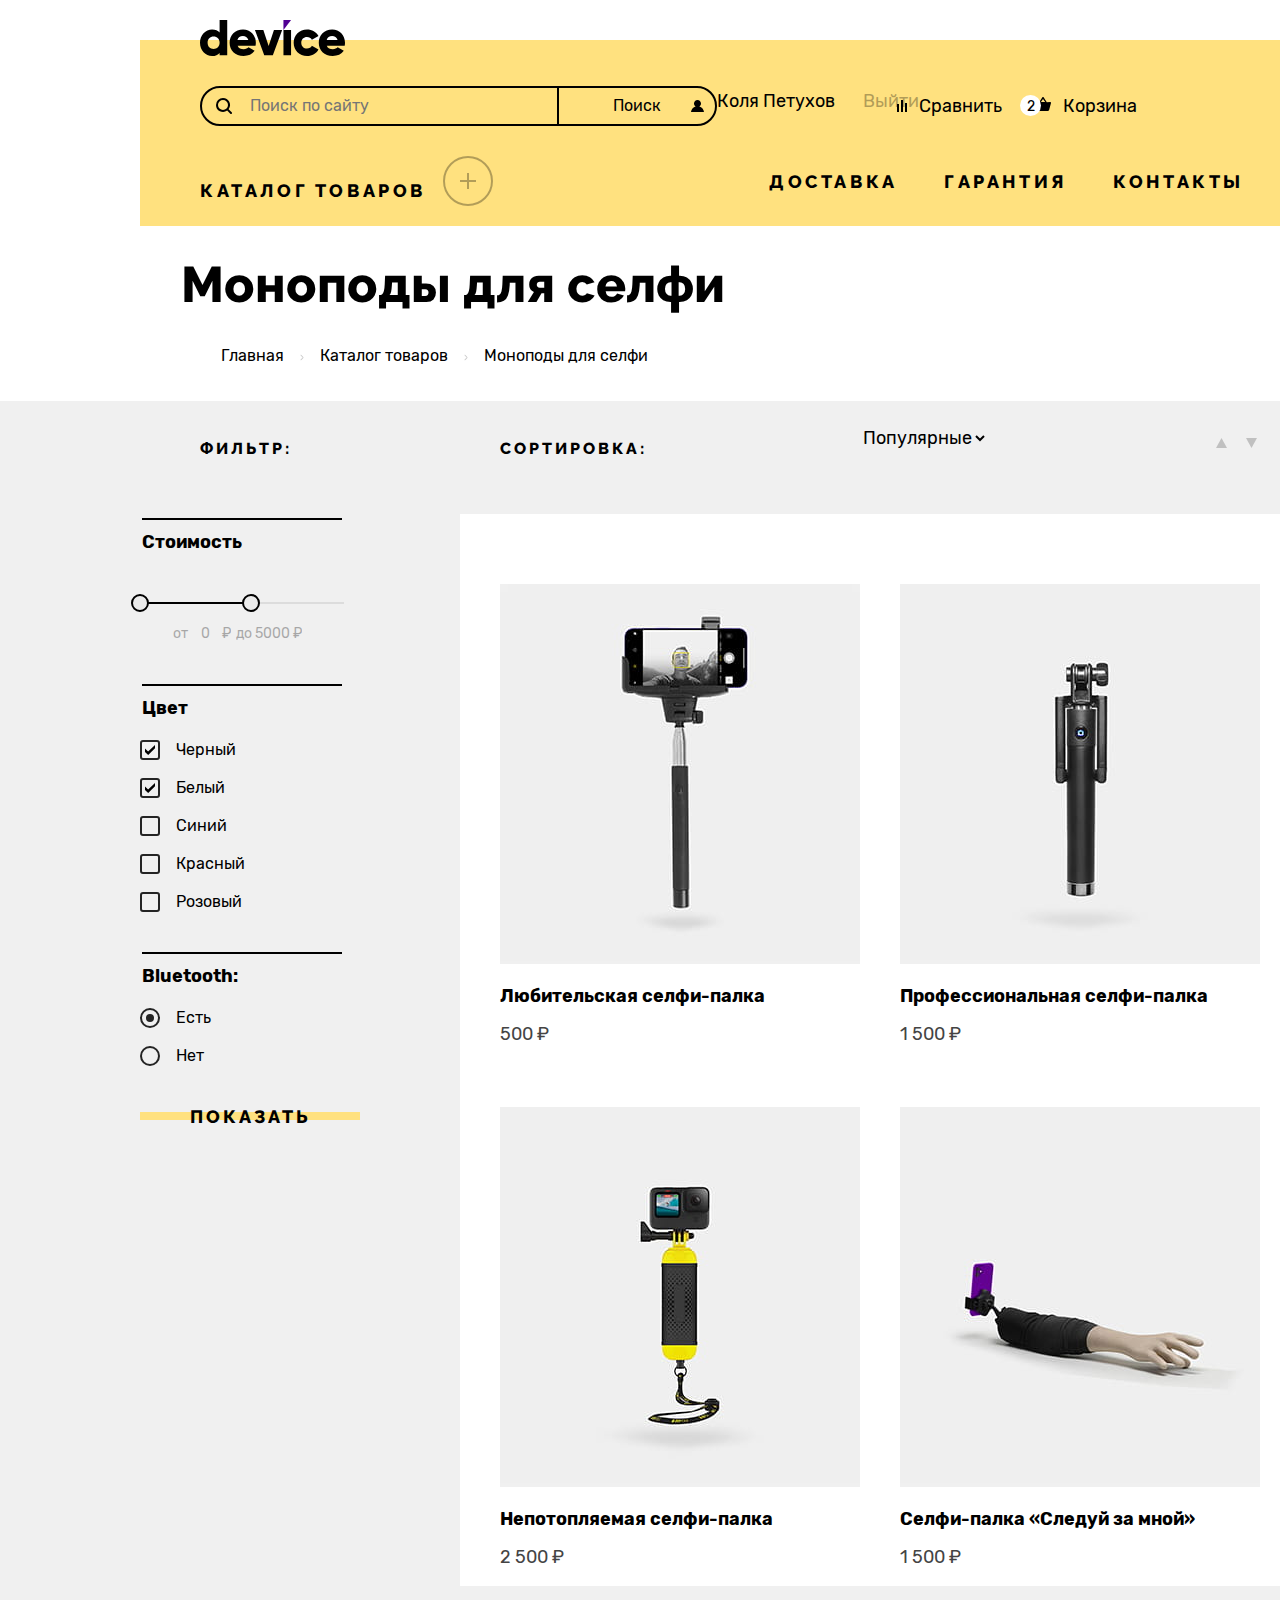
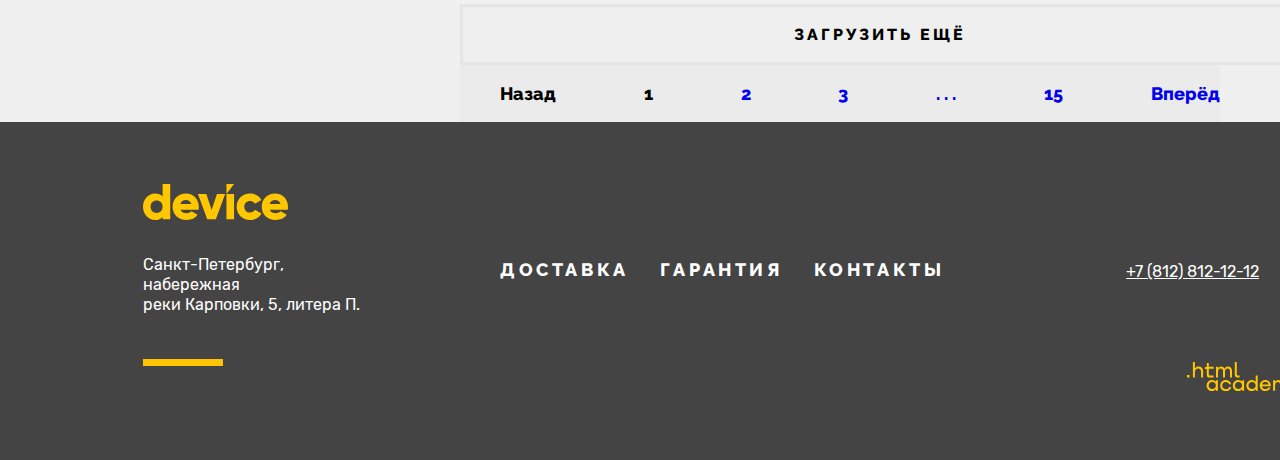
<file: catalog.html>
<!DOCTYPE html>
<html lang="ru">
  <head>
    <meta charset="utf-8">
    <title>Девайс</title>
    <link rel="stylesheet" href="styles/styles.css">
    <link rel="icon" type="image/png" sizes="32x32" href="images/favicon.png">
  </head>
  <body>
    <header class="page-header for-catalog-yellow">
      <div class="header-container">

        <a class="navigation-link logo" href="index.html">
          <img class="logo" src="./images/logo.svg" width="145" height="36" alt="Логотип Девайс.">
        </a>

        <nav class="navigation">
          <div class="first-tape">

            <form class="search-form" action="https://echo.htmlacademy.ru/" method="post">
              <label class="label-search visually-hidden">Поиск по сайту</label>
              <input class="field-search" placeholder="Поиск по сайту" type="text" name="site-search" id="site-search" required>
              <button class="search-button button-transparent" type="submit">Поиск</button>
            </form>

            <a class="navigation-link person" href="#">Коля Петухов</a>

            <a class="navigation-link grey" href="#">Выйти</a>

            <ul class="navigation-user">
              <li class="navigation-item">
                <a class="navigation-link compare" href="#">Сравнить</a>
              </li>
              <li class="navigation-item">
                <a class="navigation-link basket" href="#">
                  <span class="number-of-basket">2</span>
                  Корзина
                </a>
              </li>
            </ul>

          </div>

          <div class="second-tape">

            <button class="catalog-button">Каталог товаров</button>

            <ul class="navigation-main">
              <li class="navigation-item">
                <a class="navigation-link bold-link" href="#">Доставка</a>
              </li>
              <li class="navigation-item">
                <a class="navigation-link bold-link" href="#">Гарантия</a>
              </li>
              <li class="navigation-item">
                <a class="navigation-link bold-link" href="#">Контакты</a>
              </li>
            </ul>

          </div>
        </nav>
      </div>
    </header>

    <main class="main-container">
      <header class="inner-header">
        <h1 class="inner-header-title">Моноподы для селфи</h1>
        <ul class="breadcrumbs">
          <li class="breadcrumbs-item">
            <a class="breadcrumbs-link" href="index.html">Главная</a>
          </li>
          <li class="breadcrumbs-item">
            <img class="breadcrumbs-link" src="./images/arrow.svg" width="4" height="7" alt="стрелка.">
          </li>
          <li class="breadcrumbs-item">
            <a class="breadcrumbs-link" href="#">Каталог товаров</a>
          </li>
          <li class="breadcrumbs-item">
            <img class="breadcrumbs-link" src="./images/arrow.svg" width="4" height="7" alt="стрелка.">
          </li>
          <li class="breadcrumbs-item">
            <a class="breadcrumbs-link" href="#">Моноподы для селфи</a>
          </li>
        </ul>
      </header>

      <div class="full-filter">
      <section class="catalog-monopods">
        <h2 class="inner-main-title">Фильтр:</h2>

        <form class="catalog-filter" action="https://echo.htmlacademy.ru/" method="get">

          <fieldset class="catalog-filter-group range-group">
            <legend class="catalog-filter-title cost-title">Стоимость</legend>
            <div class="range-scale">
              <div class="range-bar">
                <button class="range-toggle toggle-min" type="button">
                  <span class="visually-hidden">Изменить минимальную цену.</span>
                </button>
                <button class="range-toggle toggle-max" type="button">
                  <span class="visually-hidden">Изменить максимальную цену.</span>
                </button>
              </div>
            </div>
            <div class="range-wrapper-inputs">
              <label class="catalog-filter-label">
                от <input class="range-input" type="number" value="0" name="min-price"> ₽
              </label>
              <label class="catalog-filter-label">
                до <input class="range-input range-max" type="number" value="5000" name="max-price"> ₽
              </label>
            </div>
          </fieldset>

          <fieldset class="catalog-filter-group color-block">
            <legend class="catalog-filter-title color-title">Цвет</legend>
            <ul class="catalog-filter-list">
              <li class="catalog-filter-item">
                <label class="control">
                  <input class="visually-hidden control-input" type="checkbox" name="black" checked>
                  <span class="control-mark"></span>
                  <span class="control-label">Черный</span>
                </label>
              </li>
              <li class="catalog-filter-item">
                <label class="control">
                  <input class="visually-hidden control-input" type="checkbox" name="white" checked>
                  <span class="control-mark"></span>
                  <span class="control-label">Белый</span>
                </label>
              </li>
              <li class="catalog-filter-item">
                <label class="control">
                  <input class="visually-hidden control-input" type="checkbox" name="blue">
                  <span class="control-mark"></span>
                  <span class="control-label">Синий</span>
                </label>
              </li>
              <li class="catalog-filter-item">
                <label class="control">
                  <input class="visually-hidden control-input" type="checkbox" name="red">
                  <span class="control-mark"></span>
                  <span class="control-label">Красный</span>
                </label>
              </li><li class="catalog-filter-item">
                <label class="control">
                  <input class="visually-hidden control-input" type="checkbox" name="pink">
                  <span class="control-mark"></span>
                  <span class="control-label">Розовый</span>
                </label>
              </li>
            </ul>
          </fieldset>

          <fieldset class="catalog-filter-group bluetooth-block">
            <legend class="catalog-filter-title bluetooth-block-title">Bluetooth:</legend>
            <ul class="catalog-filter-list">
              <li class="catalog-filter-item-bluetooth">
                <label class="control">
                  <input class="visually-hidden control-input" type="radio" name="bluetooth" value="there-is" checked>
                  <span class="control-mark-circle"></span>
                  <span class="control-label">Есть</span>
                </label>
              </li>
              <li class="catalog-filter-item-bluetooth">
                <label class="control">
                  <input class="visually-hidden control-input" type="radio" name="bluetooth" value="no">
                  <span class="control-mark-circle"></span>
                  <span class="control-label">Нет</span>
                </label>
              </li>
            </ul>
          </fieldset>

          <section class="filter-buttons">
            <h2 class="visually-hidden">Кнопка применения фильтра</h2>
            <button class="button button-for-filter for-yellow-line" type="submit">Показать</button>
          </section>
        </form>
      </section>

      <section class="catalog">
        <div class="catalog-head">
          <h2 class="sorting-main-title">Сортировка:</h2>
          <div class= "select sorting-type">
            <select class="select-control" aria-label="Сортировка">
                <option value="popular">Популярные</option>
                <option value="expensive">Дорогие</option>
                <option value="cheap">Дешевые</option>
            </select>
          </div>
          <div class="sorting-direction">
            <div class="catalog-view-link arrow-up view-active">
              <a class="button-for-view" href="#">
                <span class="visually-hidden">По возрастанию</span>
              </a>
            </div>
            <div class="catalog-view-link arrow-down view-no-active">
              <a class="button-for-view" href="#">
                <span class="visually-hidden">По убыванию</span>
              </a>
            </div>
          </div>
        </div>

          <ul class="product-card-list">
            <li class="product-card-item">
                <a class="product-card-link" href="#">
                  <img class="product-card-image" src="./images/products/product-amateur-selfie-stick.jpg" width="360" height="380" alt="Любительская селфи-палка.">
                  <h3 class="product-card-title">Любительская селфи-палка</h3>
                  <p class="product-card-price">500 ₽</p>
                </a>
            </li>
            <li class="product-card-item">
              <a class="product-card-link" href="#">
                <img class="product-card-image" src="./images/products/product-pro-selfie-stick.jpg" width="360" height="380" alt="Профессиональная селфи-палка.">
                <h3 class="product-card-title">Профессиональная селфи-палка</h3>
                <p class="product-card-price">1 500 ₽</p>
              </a>
            </li>
            <li class="product-card-item">
              <a class="product-card-link" href="#">
                <img class="product-card-image" src="./images/products/product-waterproof-selfie-stick.jpg" width="360" height="380" alt="Непотопляемая селфи-палка.">
                <h3 class="product-card-title">Непотопляемая селфи-палка</h3>
                <p class="product-card-price">2 500 ₽</p>
              </a>
            </li>
            <li class="product-card-item">
              <a class="product-card-link" href="#">
                <img class="product-card-image" src="./images/products/product-follow-me-selfie-stick.jpg" width="360" height="380" alt="Селфи-палка «Следуй за мной».">
                <h3 class="product-card-title">Селфи-палка «Следуй за мной»</h3>
                <p class="product-card-price">1 500 ₽</p>
              </a>
            </li>
          </ul>

          <button class="button-loading" type="submit">Загрузить ещё</button>



          <div class="pagination-container">
            <ul class="pagination">
              <li class="pagination-item">
                <a class="pagination-link pagination-prev pagination-disabled">
                  <span class="pagination-text">Назад</span>
                </a>
              </li>
              <li class="pagination-item">
                <a class="pagination-link pagination-current">1</a>
              </li>
              <li class="pagination-item">
                <a class="pagination-link" href="#">2</a>
              </li>
              <li class="pagination-item">
                <a class="pagination-link" href="#">3</a>
              </li>
              <li class="pagination-item">
                <a class="pagination-link pagination-clear" href="#">.&nbsp;.&nbsp;.</a>
              </li>
              <li class="pagination-item">
                <a class="pagination-link" href="#">15</a>
              </li>
              <li class="pagination-item">
                <a class="pagination-link pagination-next" href="#">
                  <span class="pagination-text">Вперёд</span>
                </a>
              </li>
            </ul>
          </div>
          </section>
        </div>




          <footer class="page-footer  yellow-line-footer">
            <img class="device-logo" src="./images/logo-yellow.svg" width="145" height="36" alt="Логотип девайс.">
            <section class="footer-adress">
              <h2 class="visually-hidden">Адрес</h2>
              <address class="address-footer-discription">Санкт-Петербург, набережная<br>
                реки Карповки, 5, литера П.
              </address>
            </section>

            <section class="footer-delivery-garanty-contacts">
              <h2 class="visually-hidden">Доставка, гарантия, контакты</h2>
              <ul class="delivery-garanty-contacts-list">
                <li>
                  <a class="button-footer" href="#">Доставка</a>
                </li>
                <li>
                  <a class="button-footer" href="#">Гарантия</a>
                </li>
                <li>
                  <a class="button-footer" href="#">Контакты</a>
                </li>
              </ul>
            </section>

            <section class="footer-contacts">
              <h2 class="visually-hidden">Контакты</h2>
              <address class="footer-contacts">
                <a class="footer-contacts-phone" href="tel:+78128121212">+7 (812) 812-12-12</a>
              </address>
            </section>

            <section class="footer-social">
              <h2 class="visually-hidden">Соц. сети</h2>
              <ul class="footer-social-list">
                <li class="footer-social-item">
                  <a class="button-telegram" href="https://t.me/htmlacademy">
                    <span class="visually-hidden">Telegram</span>
                  </a>
                </li>
                <li class="footer-social-item">
                  <a class="button-YT" href="https://www.youtube.com/user/htmlacademyru">
                    <span class="visually-hidden">Youtube</span>
                  </a>
                </li>
                <li class="footer-social-item">
                  <a class="button-twitter" href="https://twitter.com/htmlacademy_ru">
                    <span class="visually-hidden">Twitter</span>
                  </a>
                </li>
              </ul>
            </section>

            <section class="htmlacademy">
              <h2 class="visually-hidden">Сайт академии</h2>
              <a class="htmlacademy-link" href="https://htmlacademy.ru/">
                <img class="contacts-logo" src="./images/htmlacademy.svg" width="115" height="33" alt="Логотип HTML-академии">
              </a>
            </section>

          </footer>

    </main>

  </body>
</html>
</file>
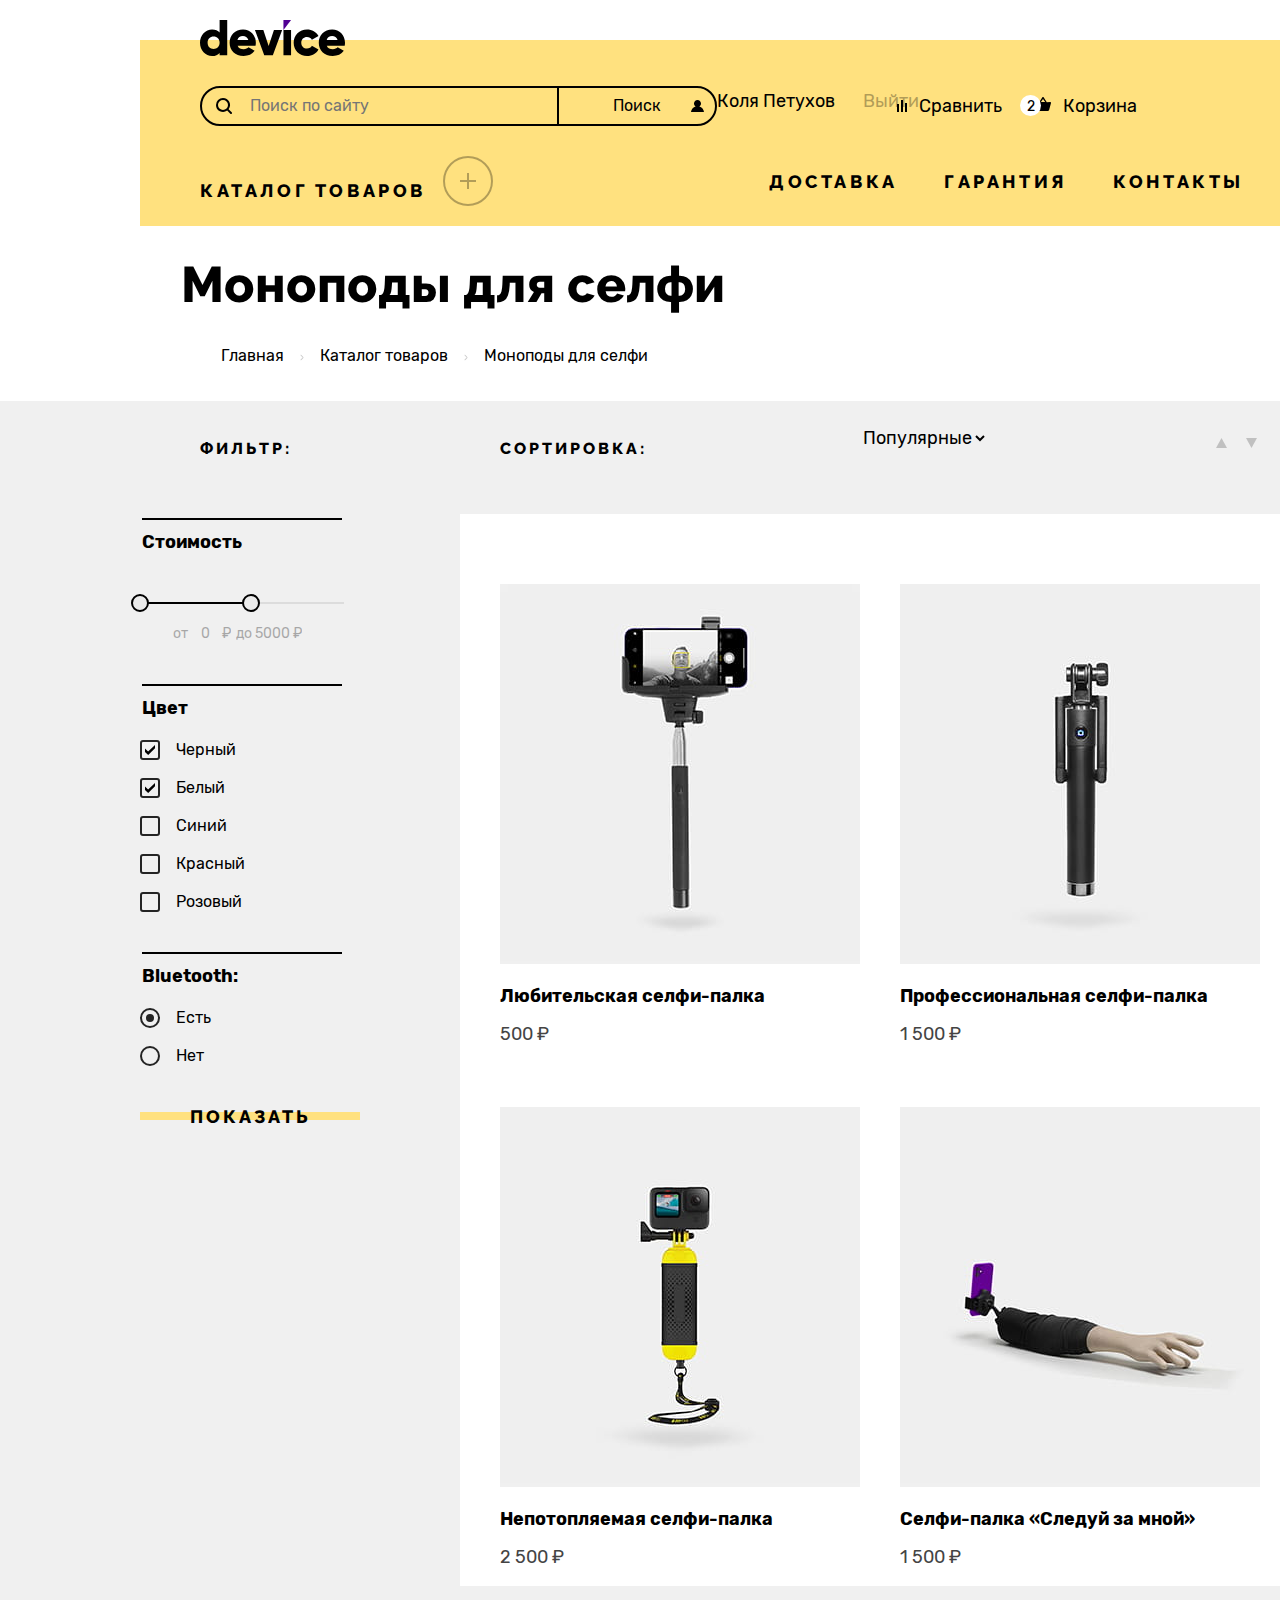
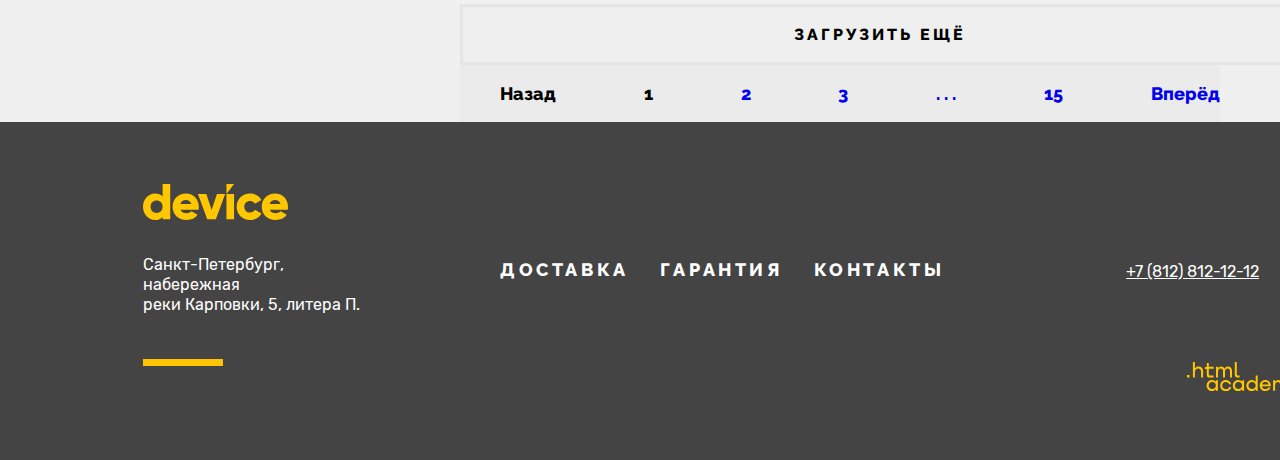
<file: master/catalog.html>
<!DOCTYPE html>
<html lang="ru">
  <head>
    <meta charset="utf-8">
    <title>Девайс</title>
    <link rel="stylesheet" href="styles/styles.css">
    <link rel="icon" type="image/png" sizes="32x32" href="images/favicon.png">
    <base href="https://htmlacademy-htmlcss.github.io/2154501-device-35/master/">
</head>
  <body>
    <header class="page-header for-catalog-yellow">
      <div class="header-container">

        <a class="navigation-link logo" href="index.html">
          <img class="logo" src="./images/logo.svg" width="145" height="36" alt="Логотип Девайс.">
        </a>

        <nav class="navigation">
          <div class="first-tape">

            <form class="search-form" action="https://echo.htmlacademy.ru/" method="post">
              <label class="label-search visually-hidden">Поиск по сайту</label>
              <input class="field-search" placeholder="Поиск по сайту" type="text" name="site-search" id="site-search" required>
              <button class="search-button button-transparent" type="submit">Поиск</button>
            </form>

            <a class="navigation-link person" href="#">Коля Петухов</a>

            <a class="navigation-link grey" href="#">Выйти</a>

            <ul class="navigation-user">
              <li class="navigation-item">
                <a class="navigation-link compare" href="#">Сравнить</a>
              </li>
              <li class="navigation-item">
                <a class="navigation-link basket" href="#">
                  <span class="number-of-basket">2</span>
                  Корзина
                </a>
              </li>
            </ul>

          </div>

          <div class="second-tape">

            <button class="catalog-button">Каталог товаров</button>

            <ul class="navigation-main">
              <li class="navigation-item">
                <a class="navigation-link bold-link" href="#">Доставка</a>
              </li>
              <li class="navigation-item">
                <a class="navigation-link bold-link" href="#">Гарантия</a>
              </li>
              <li class="navigation-item">
                <a class="navigation-link bold-link" href="#">Контакты</a>
              </li>
            </ul>

          </div>
        </nav>
      </div>
    </header>

    <main class="main-container">
      <header class="inner-header">
        <h1 class="inner-header-title">Моноподы для селфи</h1>
        <ul class="breadcrumbs">
          <li class="breadcrumbs-item">
            <a class="breadcrumbs-link" href="index.html">Главная</a>
          </li>
          <li class="breadcrumbs-item">
            <img class="breadcrumbs-link" src="./images/arrow.svg" width="4" height="7" alt="стрелка.">
          </li>
          <li class="breadcrumbs-item">
            <a class="breadcrumbs-link" href="#">Каталог товаров</a>
          </li>
          <li class="breadcrumbs-item">
            <img class="breadcrumbs-link" src="./images/arrow.svg" width="4" height="7" alt="стрелка.">
          </li>
          <li class="breadcrumbs-item">
            <a class="breadcrumbs-link" href="#">Моноподы для селфи</a>
          </li>
        </ul>
      </header>

      <div class="full-filter">
      <section class="catalog-monopods">
        <h2 class="inner-main-title">Фильтр:</h2>

        <form class="catalog-filter" action="https://echo.htmlacademy.ru/" method="get">

          <fieldset class="catalog-filter-group range-group">
            <legend class="catalog-filter-title cost-title">Стоимость</legend>
            <div class="range-scale">
              <div class="range-bar">
                <button class="range-toggle toggle-min" type="button">
                  <span class="visually-hidden">Изменить минимальную цену.</span>
                </button>
                <button class="range-toggle toggle-max" type="button">
                  <span class="visually-hidden">Изменить максимальную цену.</span>
                </button>
              </div>
            </div>
            <div class="range-wrapper-inputs">
              <label class="catalog-filter-label">
                от <input class="range-input" type="number" value="0" name="min-price"> ₽
              </label>
              <label class="catalog-filter-label">
                до <input class="range-input range-max" type="number" value="5000" name="max-price"> ₽
              </label>
            </div>
          </fieldset>

          <fieldset class="catalog-filter-group color-block">
            <legend class="catalog-filter-title color-title">Цвет</legend>
            <ul class="catalog-filter-list">
              <li class="catalog-filter-item">
                <label class="control">
                  <input class="visually-hidden control-input" type="checkbox" name="black" checked>
                  <span class="control-mark"></span>
                  <span class="control-label">Черный</span>
                </label>
              </li>
              <li class="catalog-filter-item">
                <label class="control">
                  <input class="visually-hidden control-input" type="checkbox" name="white" checked>
                  <span class="control-mark"></span>
                  <span class="control-label">Белый</span>
                </label>
              </li>
              <li class="catalog-filter-item">
                <label class="control">
                  <input class="visually-hidden control-input" type="checkbox" name="blue">
                  <span class="control-mark"></span>
                  <span class="control-label">Синий</span>
                </label>
              </li>
              <li class="catalog-filter-item">
                <label class="control">
                  <input class="visually-hidden control-input" type="checkbox" name="red">
                  <span class="control-mark"></span>
                  <span class="control-label">Красный</span>
                </label>
              </li><li class="catalog-filter-item">
                <label class="control">
                  <input class="visually-hidden control-input" type="checkbox" name="pink">
                  <span class="control-mark"></span>
                  <span class="control-label">Розовый</span>
                </label>
              </li>
            </ul>
          </fieldset>

          <fieldset class="catalog-filter-group bluetooth-block">
            <legend class="catalog-filter-title bluetooth-block-title">Bluetooth:</legend>
            <ul class="catalog-filter-list">
              <li class="catalog-filter-item-bluetooth">
                <label class="control">
                  <input class="visually-hidden control-input" type="radio" name="bluetooth" value="there-is" checked>
                  <span class="control-mark-circle"></span>
                  <span class="control-label">Есть</span>
                </label>
              </li>
              <li class="catalog-filter-item-bluetooth">
                <label class="control">
                  <input class="visually-hidden control-input" type="radio" name="bluetooth" value="no">
                  <span class="control-mark-circle"></span>
                  <span class="control-label">Нет</span>
                </label>
              </li>
            </ul>
          </fieldset>

          <section class="filter-buttons">
            <h2 class="visually-hidden">Кнопка применения фильтра</h2>
            <button class="button button-for-filter for-yellow-line" type="submit">Показать</button>
          </section>
        </form>
      </section>

      <section class="catalog">
        <div class="catalog-head">
          <h2 class="sorting-main-title">Сортировка:</h2>
          <div class= "select sorting-type">
            <select class="select-control" aria-label="Сортировка">
                <option value="popular">Популярные</option>
                <option value="expensive">Дорогие</option>
                <option value="cheap">Дешевые</option>
            </select>
          </div>
          <div class="sorting-direction">
            <div class="catalog-view-link arrow-up view-active">
              <a class="button-for-view" href="#">
                <span class="visually-hidden">По возрастанию</span>
              </a>
            </div>
            <div class="catalog-view-link arrow-down view-no-active">
              <a class="button-for-view" href="#">
                <span class="visually-hidden">По убыванию</span>
              </a>
            </div>
          </div>
        </div>

          <ul class="product-card-list">
            <li class="product-card-item">
                <a class="product-card-link" href="#">
                  <img class="product-card-image" src="./images/products/product-amateur-selfie-stick.jpg" width="360" height="380" alt="Любительская селфи-палка.">
                  <h3 class="product-card-title">Любительская селфи-палка</h3>
                  <p class="product-card-price">500 ₽</p>
                </a>
            </li>
            <li class="product-card-item">
              <a class="product-card-link" href="#">
                <img class="product-card-image" src="./images/products/product-pro-selfie-stick.jpg" width="360" height="380" alt="Профессиональная селфи-палка.">
                <h3 class="product-card-title">Профессиональная селфи-палка</h3>
                <p class="product-card-price">1 500 ₽</p>
              </a>
            </li>
            <li class="product-card-item">
              <a class="product-card-link" href="#">
                <img class="product-card-image" src="./images/products/product-waterproof-selfie-stick.jpg" width="360" height="380" alt="Непотопляемая селфи-палка.">
                <h3 class="product-card-title">Непотопляемая селфи-палка</h3>
                <p class="product-card-price">2 500 ₽</p>
              </a>
            </li>
            <li class="product-card-item">
              <a class="product-card-link" href="#">
                <img class="product-card-image" src="./images/products/product-follow-me-selfie-stick.jpg" width="360" height="380" alt="Селфи-палка «Следуй за мной».">
                <h3 class="product-card-title">Селфи-палка «Следуй за мной»</h3>
                <p class="product-card-price">1 500 ₽</p>
              </a>
            </li>
          </ul>

          <button class="button-loading" type="submit">Загрузить ещё</button>



          <div class="pagination-container">
            <ul class="pagination">
              <li class="pagination-item">
                <a class="pagination-link pagination-prev pagination-disabled">
                  <span class="pagination-text">Назад</span>
                </a>
              </li>
              <li class="pagination-item">
                <a class="pagination-link pagination-current">1</a>
              </li>
              <li class="pagination-item">
                <a class="pagination-link" href="#">2</a>
              </li>
              <li class="pagination-item">
                <a class="pagination-link" href="#">3</a>
              </li>
              <li class="pagination-item">
                <a class="pagination-link pagination-clear" href="#">.&nbsp;.&nbsp;.</a>
              </li>
              <li class="pagination-item">
                <a class="pagination-link" href="#">15</a>
              </li>
              <li class="pagination-item">
                <a class="pagination-link pagination-next" href="#">
                  <span class="pagination-text">Вперёд</span>
                </a>
              </li>
            </ul>
          </div>
          </section>
        </div>




          <footer class="page-footer  yellow-line-footer">
            <img class="device-logo" src="./images/logo-yellow.svg" width="145" height="36" alt="Логотип девайс.">
            <section class="footer-adress">
              <h2 class="visually-hidden">Адрес</h2>
              <address class="address-footer-discription">Санкт-Петербург, набережная<br>
                реки Карповки, 5, литера П.
              </address>
            </section>

            <section class="footer-delivery-garanty-contacts">
              <h2 class="visually-hidden">Доставка, гарантия, контакты</h2>
              <ul class="delivery-garanty-contacts-list">
                <li>
                  <a class="button-footer" href="#">Доставка</a>
                </li>
                <li>
                  <a class="button-footer" href="#">Гарантия</a>
                </li>
                <li>
                  <a class="button-footer" href="#">Контакты</a>
                </li>
              </ul>
            </section>

            <section class="footer-contacts">
              <h2 class="visually-hidden">Контакты</h2>
              <address class="footer-contacts">
                <a class="footer-contacts-phone" href="tel:+78128121212">+7 (812) 812-12-12</a>
              </address>
            </section>

            <section class="footer-social">
              <h2 class="visually-hidden">Соц. сети</h2>
              <ul class="footer-social-list">
                <li class="footer-social-item">
                  <a class="button-telegram" href="https://t.me/htmlacademy">
                    <span class="visually-hidden">Telegram</span>
                  </a>
                </li>
                <li class="footer-social-item">
                  <a class="button-YT" href="https://www.youtube.com/user/htmlacademyru">
                    <span class="visually-hidden">Youtube</span>
                  </a>
                </li>
                <li class="footer-social-item">
                  <a class="button-twitter" href="https://twitter.com/htmlacademy_ru">
                    <span class="visually-hidden">Twitter</span>
                  </a>
                </li>
              </ul>
            </section>

            <section class="htmlacademy">
              <h2 class="visually-hidden">Сайт академии</h2>
              <a class="htmlacademy-link" href="https://htmlacademy.ru/">
                <img class="contacts-logo" src="./images/htmlacademy.svg" width="115" height="33" alt="Логотип HTML-академии">
              </a>
            </section>

          </footer>

    </main>

  </body>
</html>
</file>
<file: styles/styles.css>
@font-face {
  font-family: "Raleway";
  font-style: extrabold;
  font-weight: 800;
  src: url("../fonts/raleway/raleway-800.woff2") format("woff2");
  font-display: swap;
}

@font-face {
  font-family: "Rubik";
  font-style: regular;
  font-weight: 400;
  src: url("../fonts/rubik/rubik-400.woff2") format("woff2");
  font-display: swap;
}

@font-face {
  font-family: "Rubik";
  font-style: bold;
  font-weight: 700;
  src: url("../fonts/rubik/rubik-700.woff2") format("woff2");
  font-display: swap;
}

body {
  margin: 0;
  min-width: 1440px;
  display: flex;
  flex-direction: column;
  min-height: 100%;
  font-family: "Raleway", sans-serif;
  font-weight: 800;
  font-size: 18px;
  line-height: 21px;
  background-color: #ffffff;
  color: #000000;
  text-decoration: none;
}

.page-header {
  width: 1440px;
  margin: 0 auto;
  margin-top: 20px;
}

.header-container {
  margin: 0 auto;
  max-width: 1040px;
}

.main-container {
  flex-grow: 1;
  /*margin: 0 auto;*/
}

.logo {
  background-color: transparent;
}

.logo-header {
  margin-left: 0;
}

.logo:hover {
  opacity: 0.6;
  cursor: pointer;
}

.logo:focus {
  outline: none;
  /*box-shadow: #83b3d3 0 0 1px;*/
  border: 2px solid #7b61ff;
  padding-top: 21px;
  padding-right: 2px;
  padding-left: -2px;
}

.logo:active {
  opacity: 0.3;
}

.logo-footer {
  width: 145px;
  border: 2px solid transparent;
  margin: -2px;
}

.device-logo {
  fill: #ffc700;
  cursor: pointer;
}

.device-logo:hover {
  opacity: 0.6;
  cursor: pointer;
}

.logo-footer:focus-within {
  outline:none;
  border: 2px solid #af4fff;
}

.device-logo:focus {
  outline: none;
  border: 2px solid #af4fff;
  padding-bottom: 10px;
}

.device-logo:active {
  opacity: 0.3;
}

.field-search {
  font-family: "Rubik", sans-serif;
  font-weight: 400;
  font-size: 16px;
  line-height: 20px;
  background-color: transparent;
  color: #000000;
  min-height: 40px;
  width: 359px;
  border: 2px solid #000000;
  border-radius: 50px 0 0 50px;
  padding: 0;
  box-sizing: border-box;
  padding-left: 48px;
}

.search-form {
  position: relative;
  max-width: 518px;
}

.search-form::before {
  position: absolute;
  top: 12px;
  left: 16px;
  width: 16px;
  height: 16px;
  content: "";
  background-image: url("../images/search-icon.svg");
  background-repeat: no-repeat;
  background-position: center;
}

.search-button {
  font-family: "Rubik", sans-serif;
  font-weight: 400;
  font-size: 16px;
  line-height: 20px;
  background-color: transparent;
  color: #000000;
  min-height: 40px;
  width: 160px;
  border: 2px solid #000000;
  border-radius: 0 50px 50px 0;
  padding: 0;
  box-sizing: border-box;
  margin-left: -6px;
  margin-right: auto;
}

.navigation {
  display: flex;
  flex-direction: column;
  max-width: 1040px;
}

.navigation-link {
  font-family: "Rubik", sans-serif;
  font-weight: 400;
  font-size: 18px;
  line-height: 30px;
  background-color: transparent;
  color: #000000;
  text-decoration: none;
}

.navigation-link:hover {
  opacity: 0.6;
}

.navigation-link:active {
  opacity: 0.3;
}

.navigation-user {
  margin: 0;
  display: flex;
  flex-direction: row;
  justify-content: end;
  list-style-type: none;
  padding: 0;
}

.number-of-basket {
  position: absolute;
  min-width: 21px;
  height: 21px;
  padding: 2px 4px 0;
  box-sizing: border-box;
  background-color: #ffffff;
  border-radius: 21px;
  font-family: "Rubik", sans-serif;
  font-weight: 400;
  font-size: 14px;
  line-height: 20px;
  display: flex;
  align-items: center;
  justify-content: center;
  top: 4px;
  left: -15px;
}

.button {
  text-decoration: none;
}

.catalog-main {
  margin: 0 auto;
  margin-bottom: -2px;
  display: flex;
  flex-direction: row;
  justify-content: center;
}

.catalog {
  margin: 0;
  max-width: 840px;
  display: flex;
  flex-direction: column;
}

.catalog-head {
  display: flex;
  flex-direction: row;
  max-width: 840px;
  padding: 25px 40px;
  justify-content: space-between;
}

.catalog-view-link {
  width: 30px;
  height: 30px;
}

.sorting-direction {
  display: flex;
  flex-direction: row;
}

.arrow-up {
  position: relative;
}

.arrow-up::before {
  position: absolute;
  top: 12px;
  left: 16px;
  width: 11px;
  height: 10px;
  content: "";
  background-image: url("../images/sort-up.svg");
  background-repeat: no-repeat;
  background-position: center;
}

.arrow-down {
  position: relative;
}

.arrow-down::before {
  position: absolute;
  top: 12px;
  left: 16px;
  width: 11px;
  height: 10px;
  content: "";
  background-image: url("../images/sort-down.svg");
  background-repeat: no-repeat;
  background-position: center;
}

.catalog-button {
  padding: 0;
  margin: 0;
  font-family: "Raleway", sans-serif;
  font-weight: 800;
  font-size: 18px;
  line-height: 21px;
  min-width: 300px;
  background-color: transparent;
  color: #000000;
  text-decoration: none;
  letter-spacing: 0.2em;
  text-transform: uppercase;
  border: none;
  position: relative;
  cursor: pointer;
  text-align: start;
  padding-top: 18px;
}

.catalog-button::after {
  position: absolute;
  top: 3px;
  left: 243px;
  width: 50px;
  height: 50px;
  content: "";
  background-image: url("../images/catalog-button.svg");
  background-repeat: no-repeat;
  background-position: center;
}

.catalog-box:focus-within .catalog-menu {
  display: flex;
}

.catalog-box:focus-within .catalog-button::after {
  background-image: url("../images/catalog-button-minus.svg");
  z-index: 4;
}

.catalog-menu {
  display: none;
  position: absolute;
  z-index: 3;
  left: 140px;
  width: 1160px;
  height: 166px;
  background-color: #ffe17f;
  padding-top: 10px;
}

.catalog-list {
  list-style-type: none;
  padding-left: 60px;
}

.for-quadro {
  padding-left: 70px;
}

.catalog-menu-item {
  margin-bottom: 14px;
}

.catalog-menu-link {
  font-family: "Rubik", sans-serif;
  font-weight: 400;
  font-size: 16px;
  line-height: 18px;
  text-decoration: none;
  color: #000000;
  text-transform: none;
}

.bold-link {
  font-family: "Raleway", sans-serif;
  font-weight: 800;
  font-size: 18px;
  line-height: 21px;
  background-color: transparent;
  color: #000000;
  text-decoration: none;
  text-transform: uppercase;
  list-style-type: none;
  letter-spacing: 0.2em;
  margin-left: -4px;
}

.slider-next {
  width: 20px;
  height: 60px;
  color: #000000;
  background-color: transparent;
  border: none;
  cursor: pointer;
  background-image: url("../images/slider-next.svg");
  background-position: center;
  background-repeat: no-repeat;
}

.slider-prev {
  width: 20px;
  height: 60px;
  color: #000000;
  background-color: transparent;
  border: none;
  cursor: pointer;
  background-image: url("../images/slider-prev.svg");
  background-position: center;
  background-repeat: no-repeat;
}

.slider-wrapper {
  position: relative;
}

.slider-image {
  margin-top: -20px;
}

.slider-controls {
  margin-left: 30px;
  position: absolute;
  top: 221px;
  width: 530px;
  transform: translateY(-50%);
  display: flex;
  justify-content: space-between;
}

.slider-01,
.slider-02,
.slider-03 {
  position: relative;
}

.slider-01::before {
  position: absolute;
  top: -38px;
  left: 299px;
  width: 250px;
  height: 135px;
  content: "01";
  font-family: "Rubik", sans-serif;
  font-weight: 700;
  font-size: 180px;
  line-height: 30px;
  background-color: transparent;
  color: #ffffff;
  z-index: -1;
}

.slider-02::before {
  position: absolute;
  top: -40px;
  left: 300px;
  width: 250px;
  height: 135px;
  content: "02";
  font-family: "Rubik", sans-serif;
  font-weight: 700;
  font-size: 180px;
  line-height: 30px;
  background-color: transparent;
  color: #ffffff;
  z-index: -1;
}

.slider-03::before {
  position: absolute;
  top: -40px;
  left: 300px;
  width: 250px;
  height: 135px;
  content: "03";
  font-family: "Rubik", sans-serif;
  font-weight: 700;
  font-size: 180px;
  line-height: 30px;
  background-color: transparent;
  color: #ffffff;
  z-index: -1;
}

.slider-title {
  font-family: "Raleway", sans-serif;
  font-weight: 800;
  font-size: 50px;
  line-height: 50px;
  background-color: transparent;
  color: #000000;
  margin-top: 102px;
  width: 548px;
}

.slider-text {
  font-family: "Rubik", sans-serif;
  font-weight: 400;
  font-size: 18px;
  line-height: 30px;
  background-color: transparent;
  color: #444444;
  text-decoration: none;
  margin-top: -21px;
  max-width: 548px;
  margin-bottom: 56px;
}

.button-in-slider {
  align-self: flex-start;
  margin-top: 20px;
  margin-left: 0;
  margin-bottom: 2px;
}

.button-in-slider:hover .more::before {
  height: 40px;
}

.button-in-slider:focus-within {
  outline: none;
}

.button-in-slider:focus-within .more {
  outline: none;
  border: solid 2px #af4fff;
}

.button-in-slider:active .more::before {
  height: 40px;
  background-color: #ffcc33;
}

.button-in-slider:disabled {
  opacity: 0.3;
}

.more {
  position: relative;
  font-family: "Raleway", sans-serif;
  font-weight: 800;
  font-size: 18px;
  line-height: 21px;
  background-color: #ffffff;
  color: #000000;
  text-decoration: none;
  text-align: center;
  letter-spacing: 0.2em;
  text-transform: uppercase;
  z-index: 2;
  padding: 0 37px;
  display: flex;
  align-self: flex-end;
  align-items: flex-start;
  border: solid 2px transparent;
  width: 144px;
}

.more::before {
  content: "";
  position: absolute;
  top: 50%;
  left: 50%;
  z-index: -1;
  width: 100%;
  height: 8px;
  transform: translate(-50%, -50%);
  background-color: #ffe17f;
}

.for-yellow {
  position: relative;
}

.for-yellow::before {
  content: "";
  position: absolute;
  top: 20px;
  left: 50%;
  transform: translate(-50%, 0);
  z-index: -3;
  width: 1160px;
  height: 300px;
  background-color: #ffe17f;
}

.for-catalog-yellow {
  position: relative;
}

.for-catalog-yellow::before {
  content: "";
  position: absolute;
  top: 20px;
  left: 50%;
  transform: translate(-50%, 0);
  z-index: -3;
  width: 1160px;
  height: 186px;
  background-color: #ffe17f;
}

.records-list {
  list-style-type: none;
  margin: 0;
  padding: 0;
  display: flex;
  flex-direction: row;
  margin-top: 23px;
}

.records-title {
  font-family: "Rubik", sans-serif;
  font-weight: 400;
  font-size: 36px;
  line-height: 30px;
  background-color: #ffffff;
  color: #000000;
  text-decoration: none;
  margin-bottom: -4px;
}

.records-discription {
  font-family: "Rubik", sans-serif;
  font-weight: 400;
  font-size: 16px;
  line-height: 30px;
  background-color: #ffffff;
  color: #444444;
  text-decoration: none;
}

.catalog-category {
  list-style-type: none;
  display: flex;
  flex-wrap: wrap;
  max-width: 1160px;
  flex-direction: row;
  gap: 34px;
  justify-content: flex-start;
  box-sizing: border-box;
  padding: 0;
  margin-left: -4px;
  margin-top: 41px;
}

.catalog-category .catalog-item:nth-child(6n) {
  margin-right: -7px;
}

.catalog-title {
  font-family: "Raleway", sans-serif;
  font-weight: 800;
  font-size: 18px;
  line-height: 24px;
  background-color: #ffffff;
  color: #000000;
  text-decoration: none;
  letter-spacing: -0.02em;
  outline: none;
  word-wrap: break-word;
}

.icon-vr,
.icon-mono,
.icon-camera,
.icon-band,
.icon-watch,
.icon-quadro {
  position: relative;
  display: block;
  outline: none;
}

.icon-vr::before,
.icon-mono::before,
.icon-camera::before,
.icon-band::before,
.icon-watch::before,
.icon-quadro::before {
  display: block;
  margin-bottom: 33px;
  outline: none;
}

.icon-vr::before {
  display: block;
  width: 160px;
  height: 160px;
  content: "";
  background-image: url("../images/catalog-vr.svg");
  background-repeat: no-repeat;
  background-position: center;
  background-color: #ffe17f;
}

.icon-mono::before {
  width: 160px;
  height: 160px;
  content: "";
  background-image: url("../images/catalog-monpods.svg");
  background-repeat: no-repeat;
  background-position: bottom;
  background-color: #ffe17f;
}

.icon-camera::before {
  width: 160px;
  height: 160px;
  content: "";
  background-image: url("../images/catalog-action-camera.svg");
  background-repeat: no-repeat;
  background-position: center;
  background-color: #ffe17f;
}

.icon-band::before {
  width: 160px;
  height: 160px;
  content: "";
  background-image: url("../images/catalog-band.svg");
  background-repeat: no-repeat;
  background-position: center;
  background-color: #ffe17f;
}

.icon-watch::before {
  width: 160px;
  height: 160px;
  content: "";
  background-image: url("../images/catalog-watch.svg");
  background-repeat: no-repeat;
  background-position: center;
  background-color: #ffe17f;
}

.icon-quadro::before {
  width: 160px;
  height: 160px;
  content: "";
  background-image: url("../images/catalog-quadrocopter.svg");
  background-repeat: no-repeat;
  background-position: center;
  background-color: #ffe17f;
}

.catalog-item {
  width: 166px;
  max-height: 253px;
  box-sizing: border-box;
  outline: none;
  border: solid 2px transparent;
}

.catalog-item:hover a::before {
  background-color: #ffc700;
}

.catalog-item:focus-within {
  outline: none;
  border: solid 2px #af4fff;
}

.catalog-item:active {
  opacity: 0.3;
}

.advantages-items {
  list-style-type: none;
  display: flex;
  flex-direction: column;
  gap: 35px;
  justify-content: flex-start;
  padding-top: 46px;
  padding-left: 0;
  min-width: 280px;
}

.button-advantages {
  font-family: "Raleway", sans-serif;
  font-weight: 800;
  font-size: 18px;
  line-height: 21px;
  background-color: transparent;
  color: #000000;
  text-decoration: none;
  letter-spacing: 0.2em;
  text-transform: uppercase;
  position: relative;
  border: none;
  align-self: center;
  text-align: center;
  width: 160px;
  min-height: 40px;
  padding-left: 10px;
}

.active-advantages {
  background-color: #000000;
  color: #ffe17f;
  padding-right: 262px;
  padding-left: 18px;
}

.button-advantages::before {
  content: "";
  position: absolute;
  top: 50%;
  left: 0;
  z-index: -1;
  width: 160px;
  height: 8px;
  margin-top: -4px;
  background-color: #ffe17f;
}

.tabs-full {
  border-left: solid 7px #000000;
  padding-left: 116px;
  padding-top: 23px;
}

.tabs-main {
  display: none;
}

.active-tab {
  display: block;
}

.tabs-title {
  font-family: "Raleway", sans-serif;
  font-weight: 800;
  font-size: 50px;
  line-height: 50px;
  background-color: transparent;
  color: #000000;
  text-decoration: none;
  text-align: left;
  margin-bottom: 33px;
}

.tabs-discription {
  font-family: "Rubik", sans-serif;
  font-weight: 400;
  font-size: 18px;
  line-height: 30px;
  background-color: transparent;
  color: #444444;
  text-decoration: none;
}

.tabs {
  display: flex;
  flex-direction: row;
  justify-content: left;
  margin: 0 auto;
  max-width: 1160px;
  margin-top: 64px;
  min-height: 319px;
}

.advantages::before {
  content: "";
  position: absolute;
  top: 102px;
  left: 0;
  z-index: -3;
  width: 100%;
  height: 289px;
  background-color: #f0f0f0;
}

.tab-01 {
  position: relative;
}

.tab-01::before {
  position: absolute;
  top: 5px;
  left: 558px;
  width: 136px;
  height: 164px;
  content: "";
  background-image: url("../images/delivery-man.svg");
  background-repeat: no-repeat;
  background-position: center;
  background-color: transparent;
}

.tab-02 {
  position: relative;
}

.tab-02::before {
  position: absolute;
  top: -10px;
  left: 558px;
  width: 171px;
  height: 195px;
  content: "";
  background-image: url("../images/garanty.svg");
  background-repeat: no-repeat;
  background-position: center;
  background-color: transparent;
}

.tab-03 {
  position: relative;
}

.tab-03::before {
  position: absolute;
  top: -6px;
  left: 573px;
  width: 156px;
  height: 188px;
  content: "";
  background-image: url("../images/credit.svg");
  background-repeat: no-repeat;
  background-position: center;
  background-color: transparent;
}

.advantages {
  position: relative;
  margin: 0 auto;
  margin-bottom: 142px;
}

.delivery-container {
  margin: 0 auto;
  width: 1160px;
}

.delivery {
  display: flex;
  justify-content: space-between;
  align-items: center;
  margin: o;
  padding: 0;
  margin-top: 70px;
  margin-bottom: 70px;
  background-color: #f0f0f0;
}

.delivery:hover .button-truck {
  background-color: #ffc700;
  cursor: pointer;
}

.delivery:active {
  opacity: 0.3;
}

.button-delivery {
  text-decoration: none;
  font-family: "Raleway", sans-serif;
  font-weight: 800;
  font-size: 20px;
  line-height: 23px;
  background-color: #f0f0f0;
  color: #000000;
  letter-spacing: 0.2em;
  /*padding: 40px 125px;*/
  position: relative;
  text-transform: uppercase;
  padding-left: 4px;
  padding-top: 4px;
  display: block;
  width: 906px;
  margin-left: 125px;
}

.button-truck {
  margin: 0;
  padding: 0;
  width: 125px;
  height: 100px;
  background-image: url("../images/truck.svg");
  background-repeat: no-repeat;
  background-position: center;
  background-color: #ffe17f;
  border: none;
}

.tultip-info {
  margin: 0;
  padding: 0;
  width: 125px;
  height: 100px;
  background-image: url("../images/info-button.svg");
  background-repeat: no-repeat;
  background-position: center;
  background-color: #f0f0f0;
  border: none;
}

.about-columns {
  display: flex;
  flex-direction: row;
  gap: 104px;
  margin: 0 auto;
  width: 1160px;
  justify-content: flex-start;
  margin-bottom: 79px;
}

.about-block {
  display: flex;
  flex-direction: column;
  width: 520px;
  position: relative;
  margin-top: 6px;
}

.contacts-block {
  display: flex;
  flex-direction: column;
  width: 520px;
  position: relative;
  margin-left: 4px;
  margin-top: 6px;
}

.contacts-block::before,
.about-block::before {
  position: absolute;
  content: "";
  top: -6px;
  left: 0;
  z-index: 0;
  width: 84px;
  height: 7px;
  background-color: #000000;
}

.about-header {
  font-family: "Raleway", sans-serif;
  font-weight: 800;
  font-size: 50px;
  line-height: 50px;
  background-color: #ffffff;
  color: #000000;
  text-decoration: none;
  margin-bottom: 29px;
}

.contacts-header {
  font-family: "Raleway", sans-serif;
  font-weight: 800;
  font-size: 50px;
  line-height: 50px;
  background-color: #ffffff;
  color: #000000;
  text-decoration: none;
  margin-bottom: 47px;
}

.about-discription {
  font-family: "Rubik", sans-serif;
  font-weight: 400;
  font-size: 18px;
  line-height: 30px;
  background-color: #ffffff;
  color: #444444;
  text-decoration: none;
  margin-bottom: 12px;
}

.contacts-discription {
  font-family: "Rubik", sans-serif;
  font-weight: 400;
  font-size: 18px;
  line-height: 30px;
  background-color: #ffffff;
  color: #444444;
  text-decoration: none;
  margin-bottom: 30px;
}

.discription-item {
  font-family: "Rubik", sans-serif;
  font-weight: 700;
  font-size: 18px;
  line-height: 20px;
  background-color: #ffffff;
  color: #000000;
  text-decoration: none;
  letter-spacing: -0.02em;
}

.discription-item::before {
  content: "";
  display: inline-block;
  width: 8px;
  height: 8px;
  background-color: transparent;
  background-repeat: no-repeat;
  background-position: center;
  background-image: url("../images/point.svg");
  align-items: center;
  margin-right: 26px;
}

.about-list {
  color: #ffc700;
  margin-top: 0;
  margin-left: 1px;
  list-style-type: none;
  padding: 0;
  margin-bottom: 25px;
}

.about-navigation-link {
  font-family: "Raleway", sans-serif;
  font-weight: 800;
  font-size: 18px;
  line-height: 21px;
  background-color: #ffffff;
  color: #000000;
  text-decoration: none;
  letter-spacing: 3px;
  text-transform: uppercase;
  max-width: 270px;
  padding: 0 41px;
  text-align: center;
}

.contacts-navigation-link {
  font-family: "Raleway", sans-serif;
  font-weight: 800;
  font-size: 18px;
  line-height: 21px;
  background-color: #ffffff;
  color: #000000;
  text-decoration: none;
  letter-spacing: 3px;
  text-transform: uppercase;
  max-width: 195px;
  padding: 0 41px;
  text-align: center;
}

.yellow-line-second {
  position: relative;
  font-family: "Raleway", sans-serif;
  font-weight: 800;
  font-size: 18px;
  line-height: 21px;
  background-color: #ffffff;
  color: #000000;
  text-decoration: none;
  text-align: center;
  letter-spacing: 0.2em;
  text-transform: uppercase;
  z-index: 2;
  padding: 0 34px;
  display: flex;
  align-self: flex-start;
  align-items: flex-start;
  margin-left: 0;
  margin-top: -1px;
}

.yellow-line-second::before {
  content: "";
  position: absolute;
  top: 50%;
  left: 50%;
  z-index: -1;
  width: 100%;
  height: 8px;
  transform: translate(-50%, -50%);
  background-color: #ffe17f;
}

.address-title {
  font-family: "Rubik", sans-serif;
  font-weight: bold;
  font-size: 24px;
  line-height: 30px;
  background-color: #ffffff;
  color: #444444;
  text-decoration: none;
  margin-bottom: 15px;
}

.address-items {
  font-family: "Rubik", sans-serif;
  font-weight: 400;
  font-size: 18px;
  line-height: 30px;
  background-color: #ffffff;
  color: #444444;
  text-decoration: none;
  font-style: normal;
}

.tel-items {
  font-family: "Rubik", sans-serif;
  font-weight: 400;
  font-size: 18px;
  line-height: 30px;
  background-color: #ffffff;
  color: #444444;
  font-style: normal;
  margin-bottom: 30px;
}

.work-time-header {
  font-family: "Rubik", sans-serif;
  font-weight: bold;
  font-size: 24px;
  line-height: 30px;
  background-color: #ffffff;
  color: #444444;
  text-decoration: none;
  margin-bottom: -2px;
  margin-top: 10px;
}

.work-time-item {
  border: none;
  margin-top: 30px;
  margin-bottom: 29px;
}

.work-time-discription-weekdays {
  font-family: "Rubik", sans-serif;
  font-weight: 400;
  font-size: 18px;
  line-height: 30px;
  background-color: #ffffff;
  color: #444444;
  font-style: normal;
  margin-left: 2px;
  margin-bottom: -19px;
}

.work-time-discription-weekend {
  font-family: "Rubik", sans-serif;
  font-weight: 400;
  font-size: 18px;
  line-height: 30px;
  background-color: #ffffff;
  color: #444444;
  font-style: normal;
  margin-left: 2px;
  margin-bottom: 41px;
}

.subscribe-title {
  font-family: "Raleway", sans-serif;
  font-weight: 800;
  font-size: 50px;
  line-height: 50px;
  background-color: transparent;
  color: #000000;
  text-decoration: none;
  margin-left: 151px;
  margin-top: 65px;
}

.subscribe-text {
  font-family: "Rubik", sans-serif;
  font-weight: 400;
  font-size: 18px;
  line-height: 30px;
  background-color: #f0f0f0;
  color: #444444;
  font-style: normal;
  margin-top: 74px;
}

.newsletter-wrapper {
  margin-left: -7px;
  margin-bottom: 1px;
}

.newsletter-form {
  margin-left: 147px;
}

.yellow-line {
  position: relative;
  font-family: "Raleway", sans-serif;
  font-weight: 800;
  font-size: 18px;
  line-height: 21px;
  background-color: #ffffff;
  color: #000000;
  text-decoration: none;
  text-align: center;
  letter-spacing: 0.2em;
  text-transform: uppercase;
  z-index: 2;
  padding: 0 22px;
  display: flex;
  align-self: flex-start;
  align-items: flex-start;
  margin-left: 2px;
  margin-top: -1px;
}

.yellow-line::before {
  content: "";
  position: absolute;
  top: 50%;
  left: 50%;
  z-index: -1;
  width: 100%;
  height: 8px;
  transform: translate(-50%, -50%);
  background-color: #ffe17f;
}

.newsletter-form-wrapper {
  display: flex;
  justify-content: space-between;
  align-items: center;
  margin-bottom: 51px;
  margin-top: -3px;
  margin-left: -2px;
}

.field {
  font-family: "Rubik", sans-serif;
  font-style: normal;
  font-weight: 400;
  font-size: 18px;
  line-height: 30px;
  position: relative;
  width: 541px;
  height: 51px;
  border: none;
  border-bottom: 3px solid #c4c4c4;
  background-color: transparent;
  padding: 0;
  padding-left: 16px;
  margin-right: -4px;
}

.newsletter-button {
  font-family: "Raleway", sans-serif;
  font-style: normal;
  font-weight: 800;
  font-size: 18px;
  line-height: 21px;
  letter-spacing: 0.2em;
  text-transform: uppercase;
  border: 3px solid #c4c4c4;
  min-width: 253px;
  min-height: 57px;
  margin-right: 220px;
  padding-left: 8px;
  padding-right: 4px;
}

.free {
  font-family: "Rubik", sans-serif;
  font-weight: 400;
  font-size: 18px;
  line-height: 30px;
  background-color: #f0f0f0;
  color: #444444;
  font-style: normal;
  position: relative;
}

.free::before {
  position: absolute;
  top: 6px;
  left: -31px;
  width: 16px;
  height: 16px;
  content: "";
  background-image: url("../images/allow-icon.svg");
  background-repeat: no-repeat;
  background-position: center;
  background-color: transparent;
}

.newsletter-section {
  background-color: #f0f0f0;
  margin: 0 auto;
}

.newsletter-item {
  background-color: #f0f0f0;
  display: flex;
  flex-wrap: wrap;
  column-gap: 252px;
  row-gap: 100px;
  margin: 64px auto;
  margin-bottom: 0;
  max-width: 1440px;
}

.page-footer-main {
  background-color: #444444;
}

.page-footer {
  background-color: #444444;
  display: grid;
  grid-template-columns: 239px 1fr 175px;
  grid-template-rows: 40px auto auto;
  row-gap: 31px;
  column-gap: 20px;
  padding: 62px 140px;
  padding-bottom: 43px;
  width: 1160px;
  margin: 0 auto;
  padding-left: 143px;
}

.yellow-line-footer {
  position: relative;
}

.device-logo {
  grid-column: 1 / 2;
  grid-row: 1/ 2;
  border: solid 2px transparent;
  margin: -2px;
}

.footer-adress {
  grid-column: 1 / 2;
  grid-row: 2/ 3;
  position: relative;
}

.yellow-line-footer::before {
  content: "";
  position: absolute;
  left: 143px;
  top: 237px;
  width: 80px;
  height: 7px;
  background-color: #ffc500;
  z-index: 2;
}

.address-footer-discription {
  font-family: "Rubik", sans-serif;
  font-weight: 400;
  font-size: 16px;
  line-height: 20px;
  color: #ffffff;
  text-decoration: none;
  font-style: normal;
}

.footer-delivery-garanty-contacts {
  grid-column: 2 / 3;
  grid-row: 2/ 3;
}

.button-footer {
  font-family: "Raleway", sans-serif;
  font-weight: 800;
  font-size: 18px;
  line-height: 21px;
  color: #ffffff;
  text-decoration: none;
  letter-spacing: 0.2em;
  text-transform: uppercase;
  border: solid 2px transparent;
  margin: -2px;
}

.button-footer-contact {
  margin-left: -1px;
}

.button-footer:hover {
  color: #ffc700;
  border-bottom: solid 2px #ffc700;
}

.button-footer:focus {
  color: #ffffff;
  border: solid 2px #af4fff;
  outline: none;
}

.button-footer:active {
  color: #ffc700;
  border-bottom: solid 2px #ffc700;
  opacity: 0.3;
}

.delivery-garanty-contacts-list {
  list-style-type: none;
  display: flex;
  justify-content: flex-start;
  flex-wrap: wrap;
  margin-left: 58px;
  margin-top: 4px;
  gap: 31px;
  flex-direction: row;
  grid-column: 2 / 3;
  grid-row: 2/ 3;
}

.visually-hidden {
  position: absolute;
  width: 1px;
  height: 1px;
  margin: -1px;
  padding: 0;
  border: 0;
  clip: rect(0 0 0 0);
  overflow: hidden;
}

.footer-social-list {
  list-style-type: none;
  display: flex;
  flex-wrap: wrap;
  justify-content: center;
  gap: 15px;
  flex-direction: row;
  margin-left: -106px;
  margin-top: 13px;
}

.footer-social {
  grid-column: 2 / 3;
  grid-row: 3/ 4;
}

.button-telegram {
  display: flex;
  width: 40px;
  height: 40px;
  background-repeat: no-repeat;
  background-position: center;
}

.button-YT {
  display: flex;
  width: 40px;
  height: 40px;
  background-repeat: no-repeat;
  background-position: center;
}

.button-twitter {
  display: flex;
  width: 40px;
  height: 40px;
  background-repeat: no-repeat;
  background-position: center;
}

.footer-icon {
  border: solid 2px transparent;
  margin: -2px;
}

.footer-icon:hover circle{
  fill: #ffc700;
  opacity: 1;
}

.footer-icon:hover {
  opacity: 1;
}

.footer-icon:focus-within {
  outline: none;
  border: solid 2px #af4fff;
}

.footer-icon:active {
  opacity: 0.3;
}

.contacts-logo {
  fill: #ffc700;
  border: solid 1px transparent;

}

.contacts-logo:hover {
    fill: #ffffff;
 }

.contacts-logo:focus {
  fill: #ffc700;
  outline: none;
  border: solid 5px #af4fff;
}

.htmlacademy-link:focus {
  outline: none;
}

.htmlacademy-link:focus-within .contacts-logo{
  outline: none;
  border: solid 1px #af4fff;
}

.contacts-logo:active {
  fill: #ffffff;
  opacity: 0.3;
}

.footer-contacts {
  grid-column: 3 / 4;
  grid-row: 2 / 3;
  margin-top: 2.5px;
  margin-left: -1px;
}

.footer-contacts-phone {
  font-family: "Rubik", sans-serif;
  font-weight: 400;
  font-size: 16px;
  line-height: 20px;
  color: #ffffff;
  font-style: normal;
  border: solid 2px transparent;
  margin: -2px;
}

.footer-contacts-phone:hover {
  color: #ffc700;
}

.footer-contacts-phone:focus {
  color: #ffffff;
  border: solid 2px #af4fff;
  outline: none;
}

.footer-contacts-phone:active {
  color: #ffc700;
  opacity: 0.3;
}

.htmlacademy {
  grid-column: 3 / 4;
  grid-row: 3 / 4;
  margin-top: 15px;
  margin-left: 58px;
}

.breadcrumbs {
  list-style-type: none;
  display: flex;
  flex-direction: row;
}

.breadcrumbs-link {
  text-decoration: none;
  color: #000000;
  font-family: "Rubik", sans-serif;
  font-weight: 400;
  font-size: 16px;
  line-height: 20px;
  font-style: normal;
}

.breadcrumbs-item {
  margin-right: 16px;
}

.inner-header {
  background-color: #ffffff;
  margin: 35px auto;
  margin-top: 50px;
  width: 1079px;
}

.inner-header-title {
  font-family: "Raleway", sans-serif;
  font-weight: 800;
  font-size: 50px;
  line-height: 50px;
  color: #000000;
}

.inner-main-title {
  font-family: "Raleway", sans-serif;
  font-weight: 800;
  font-size: 16px;
  line-height: 19px;
  color: #000000;
  letter-spacing: 3px;
  text-transform: uppercase;
  padding-left: 60px;
  padding-top: 25px;
  padding-bottom: 25px;
  margin-bottom: 35px;
}

.sorting-main-title {
  font-family: "Raleway", sans-serif;
  font-weight: 800;
  font-size: 16px;
  line-height: 19px;
  color: #000000;
  letter-spacing: 3px;
  text-transform: uppercase;
}

.catalog-monopods {
  flex-grow: 1;
  max-width: 320px;
  display: flex;
  flex-direction: column;
  justify-content: flex-start;
}

.full-filter {
  display: flex;
  justify-content: center;
  flex-direction: row;
  max-width: 1160px;
  column-gap: 10px;
  background-color: #f0f0f0;
  margin: 0 auto;
  padding-left: 140px;
  padding-right: 140px;
}

.catalog-filter-title {
  color: #000000;
  font-family: "Rubik", sans-serif;
  font-size: 18px;
  line-height: 20px;
  font-style: bold;
  margin-bottom: 20px;
}

.catalog-filter-title::before {
  content: "";
  display: block;
  width: 200px;
  height: 2px;
  background-color: #000000;
  background-repeat: no-repeat;
  background-position: center;
  margin-bottom: 12px;
}

.range-group {
  width: 200px;
}

.range-scale {
  margin-top: 30px;
  position: relative;
  height: 2px;
  background-color: #dcdcdc;
  margin-bottom: 20px;
}

.range-bar {
  position: absolute;
  height: 2px;
  background-color: #000000;
  left: 0;
  width: 119px;
}

.range-toggle {
  position: absolute;
  width: 18px;
  height: 18px;
  background: #ebebeb;
  border: solid 2px #000000;
  border-radius: 50%;
  cursor: pointer;
  padding: 7px 7px;
}

.toggle-min {
  top: -8px;
  left: -9px;
}

.toggle-max {
  top: -8px;
  right: -1px;
}

.range-wrapper-inputs {
  display: flex;
  justify-content: center;
  width: 200px;
}

.catalog-filter-group {
  border: none;
  position: relative;
  margin: 0;
  margin-bottom: 40px;
  padding: 0;
}

.catalog-filter-label {
  display: flex;
  margin-right: 5px;
  font-family: "Rubik", sans-serif;
  font-style: normal;
  font-weight: 400;
  font-size: 14px;
  line-height: 20px;
  text-align: center;
  color: #000000;
  opacity: 0.3;
}


.range-input {
  width: 30px;
  padding: 0 2px;
  font: inherit;
  text-align: center;
  background-color: transparent;
  border: none;
  appearance: textfield;
}

.range-input::-webkit-outer-spin-button,
.range-input::-webkit-inner-spin-button {
  appearance: none;
  margin: 0;
}

.range-max {
  width: 37px;
}

.control {
  position: relative;
  display: block;
  padding-left: 36px;
}

.control-mark {
  position: absolute;
  top: 2px;
  left: 0;
  width: 16px;
  height: 16px;
  border: 2px solid #242424;
  border-radius: 3px;
}

.control-mark-circle {
  position: absolute;
  top: 2px;
  left: 0;
  width: 16px;
  height: 16px;
  border: 2px solid #242424;
}

.control:hover .control-mark {
  border-color: #cccccc;
}

.control-input:disabled + .control-mark {
  opacity: 0.1;
}

.control-input[type="checkbox"]:checked + .control-mark::before {
  position: absolute;
  top: 3px;
  left: 3px;
  width: 10px;
  height: 10px;
  background-color: transparent;
  background-image: url("../images/allow-filter.svg");
  background-repeat: no-repeat;
  background-position: center;
  content: "";
}

.control-input[type="radio"] + .control-mark-circle {
  border-radius: 50%;
}

.control-input[type="radio"]:checked + .control-mark-circle::before {
  position: absolute;
  top: 4px;
  left: 4px;
  width: 8px;
  height: 8px;
  background-color: #242424;
  border-radius: 50%;
  content: "";
}

.control-label {
  color: #000000;
  font-family: "Rubik", sans-serif;
  font-size: 16px;
  line-height: 20px;
  font-weight: 400;
}

.catalog-filter-list {
  list-style-type: none;
  margin: 0;
  padding: 0;
}

.catalog-filter-item:not(:last-child) {
  margin-bottom: 16px;
}

.catalog-filter-item-bluetooth:not(:last-child) {
  margin-bottom: 16px;
}

.button-for-filter {
  font-family: "Raleway", sans-serif;
  font-weight: 800;
  font-size: 18px;
  line-height: 21px;
  color: #000000;
  background-color: transparent;
  letter-spacing: 3px;
  text-transform: uppercase;
  border: none;
  z-index: 2;
  padding: 0 50px;
}

.for-yellow-line {
  position: relative;
}

.for-yellow-line::before {
  content: "";
  position: absolute;
  top: 50%;
  left: 0;
  z-index: -1;
  width: 220px;
  height: 8px;
  margin-top: -4px;
  background-color: #ffe17f;
}

.select-control {
  color: #000000;
  font-family: "Rubik", sans-serif;
  font-size: 18px;
  line-height: 30px;
  font-weight: 400;
  border: none;
  background-color: transparent;
}

.product-card-list {
  max-width: 840px;
  list-style-type: none;
  display: flex;
  flex-direction: row;
  flex-wrap: wrap;
  row-gap: 44px;
  column-gap: 40px;
  background-color: #ffffff;
  padding-top: 70px;
}

.product-card-link {
  text-decoration: none;
}

.product-card-title {
  color: #000000;
  font-family: "Rubik", sans-serif;
  font-size: 18px;
  line-height: 20px;
  font-weight: 700;
  text-decoration: none;
}

.product-card-price {
  color: #444444;
  font-family: "Rubik", sans-serif;
  font-size: 18px;
  line-height: 21px;
  font-weight: 400;
  text-decoration: none;
}

.button-loading {
  font-family: "Raleway", sans-serif;
  font-weight: 800;
  font-size: 16px;
  line-height: 19px;
  color: #000000;
  letter-spacing: 3px;
  text-transform: uppercase;
  border: solid 3px #e5e5e5;
  padding: 18px 294px;
}

.pagination-container {
  background-color: #ebebeb;
  max-width: 760px;
}

.pagination {
  list-style-type: none;
  text-decoration: none;
  display: flex;
  flex-direction: row;
  justify-content: space-between;
}

.pagination-link {
  list-style-type: none;
  text-decoration: none;
}

.grey {
  opacity: 0.3;
  margin-left: 28px;
}

html {
  height: 100%;
}

.first-tape {
  display: flex;
  flex-direction: row;
  max-width: 1040px;
  justify-content: start;
  margin-top: 21px;
}

.second-tape {
  display: flex;
  flex-direction: row;
  flex-wrap: wrap;
  margin-top: 27px;
  justify-content: space-between;
}

.navigation-main {
  display: flex;
  flex-direction: row;
  justify-content: space-between;
  align-items: center;
  flex-wrap: wrap;
  width: 471px;
  padding: 0;
  margin-right: -4px;
  list-style-type: none;
}


.thin-link {
  margin-left: 36px;
}

.for-garanty {
  margin-left: -9px;
}

.enter-link {
  margin-left: 53px;
  flex-grow: 1;
  display: flex;
  justify-content: flex-start;
  align-items: center;
}

.slider-item {
  display: flex;
  align-content: flex-start;
  max-width: 1160px;
  flex-wrap: wrap;
  column-gap: 40px;
  margin-bottom: -29px;
}

.slider-button:hover {
  opacity: 0.6;
}

.slider-button:active {
  opacity: 0.3;
}

.slider-pagination {
  display: flex;
  flex-wrap: wrap;
  justify-content: center;
  align-items: center;
  margin: 0;
  padding: 0;
  list-style-type: none;
  z-index: 4;
}

.slider-pagination-item:not(:last-child) {
  margin-right: 16px;
}

.slider-pagination-item {
  margin: 0;
  border: solid 2px transparent;
}

.slider-pagination-button {
  width: 12px;
  height: 12px;
  margin: 0;
  padding: 0;
  background-color: #ffffff;
  border: solid 2px #000000;
  border-radius: 50%;
  cursor: pointer;
}

.slider-pagination-button:hover {
  opacity: 0.6;
}

.slider-pagination-item:focus-within {
  border: solid 2px #af4fff;
}

.slider-pagination-button:active {
  opacity: 0.3;
}

.slider-pagination-button-current {
  border: solid 6px #000000;
}

.slider-no-active {
  display: none;
}

.slider {
  position: relative;
  margin: 0 auto;
  max-width: 1160px;
  min-height: 560px;
  margin-bottom: 7px;
}

.records-item {
  margin-right: 21px;
}

.person {
  position: relative;
}

.person::before {
  position: absolute;
  top: 14px;
  left: -27px;
  width: 15px;
  height: 12px;
  content: "";
  background-image: url("../images/piople-icon.svg");
  background-repeat: no-repeat;
  background-position: center;
}

.compare {
  position: relative;
  display: inline-block;
  margin-right: 13px;
  margin-top: 5px;
}

.compare::before {
  position: absolute;
  top: 9px;
  left: -22px;
  width: 10px;
  height: 12px;
  content: "";
  background-image: url("../images/compare-icon.svg");
  background-repeat: no-repeat;
  background-position: center;
}

.basket {
  margin-left: 20px;
  position: relative;
  margin-top: 5px;
  display: flex;
  justify-content: flex-start;
  align-items: center;
}

.basket::before {
  display: inline-block;
  width: 16px;
  height: 14px;
  content: "";
  z-index: -2;
  background-image: url("../images/basket-icon.svg");
  background-repeat: no-repeat;
  background-position: center;
  margin-right: 12px;
  margin-top: -5px;
}
</file>
<file: master/styles/styles.css>
@font-face {
  font-family: "Raleway";
  font-style: extrabold;
  font-weight: 800;
  src: url("../fonts/raleway/raleway-800.woff2") format("woff2");
  font-display: swap;
}

@font-face {
  font-family: "Rubik";
  font-style: regular;
  font-weight: 400;
  src: url("../fonts/rubik/rubik-400.woff2") format("woff2");
  font-display: swap;
}

@font-face {
  font-family: "Rubik";
  font-style: bold;
  font-weight: 700;
  src: url("../fonts/rubik/rubik-700.woff2") format("woff2");
  font-display: swap;
}

body {
  margin: 0;
  min-width: 1440px;
  display: flex;
  flex-direction: column;
  min-height: 100%;
  font-family: "Raleway", sans-serif;
  font-weight: 800;
  font-size: 18px;
  line-height: 21px;
  background-color: #ffffff;
  color: #000000;
  text-decoration: none;
}

.page-header {
  width: 1440px;
  margin: 0 auto;
  margin-top: 20px;
}

.header-container {
  margin: 0 auto;
  max-width: 1040px;
}

.main-container {
  flex-grow: 1;
  /*margin: 0 auto;*/
}

.logo {
  background-color: transparent;
}

.logo-header {
  margin-left: 0;
}

.logo:hover {
  opacity: 0.6;
  cursor: pointer;
}

.logo:focus {
  outline: none;
  /*box-shadow: #83b3d3 0 0 1px;*/
  border: 2px solid #7b61ff;
  padding-top: 21px;
  padding-right: 2px;
  padding-left: -2px;
}

.logo:active {
  opacity: 0.3;
}

.logo-footer {
  width: 145px;
  border: 2px solid transparent;
  margin: -2px;
}

.device-logo {
  fill: #ffc700;
  cursor: pointer;
}

.device-logo:hover {
  opacity: 0.6;
  cursor: pointer;
}

.logo-footer:focus-within {
  outline:none;
  border: 2px solid #af4fff;
}

.device-logo:focus {
  outline: none;
  border: 2px solid #af4fff;
  padding-bottom: 10px;
}

.device-logo:active {
  opacity: 0.3;
}

.field-search {
  font-family: "Rubik", sans-serif;
  font-weight: 400;
  font-size: 16px;
  line-height: 20px;
  background-color: transparent;
  color: #000000;
  min-height: 40px;
  width: 359px;
  border: 2px solid #000000;
  border-radius: 50px 0 0 50px;
  padding: 0;
  box-sizing: border-box;
  padding-left: 48px;
}

.search-form {
  position: relative;
  max-width: 518px;
}

.search-form::before {
  position: absolute;
  top: 12px;
  left: 16px;
  width: 16px;
  height: 16px;
  content: "";
  background-image: url("../images/search-icon.svg");
  background-repeat: no-repeat;
  background-position: center;
}

.search-button {
  font-family: "Rubik", sans-serif;
  font-weight: 400;
  font-size: 16px;
  line-height: 20px;
  background-color: transparent;
  color: #000000;
  min-height: 40px;
  width: 160px;
  border: 2px solid #000000;
  border-radius: 0 50px 50px 0;
  padding: 0;
  box-sizing: border-box;
  margin-left: -6px;
  margin-right: auto;
}

.navigation {
  display: flex;
  flex-direction: column;
  max-width: 1040px;
}

.navigation-link {
  font-family: "Rubik", sans-serif;
  font-weight: 400;
  font-size: 18px;
  line-height: 30px;
  background-color: transparent;
  color: #000000;
  text-decoration: none;
}

.navigation-link:hover {
  opacity: 0.6;
}

.navigation-link:active {
  opacity: 0.3;
}

.navigation-user {
  margin: 0;
  display: flex;
  flex-direction: row;
  justify-content: end;
  list-style-type: none;
  padding: 0;
}

.number-of-basket {
  position: absolute;
  min-width: 21px;
  height: 21px;
  padding: 2px 4px 0;
  box-sizing: border-box;
  background-color: #ffffff;
  border-radius: 21px;
  font-family: "Rubik", sans-serif;
  font-weight: 400;
  font-size: 14px;
  line-height: 20px;
  display: flex;
  align-items: center;
  justify-content: center;
  top: 4px;
  left: -15px;
}

.button {
  text-decoration: none;
}

.catalog-main {
  margin: 0 auto;
  margin-bottom: -2px;
  display: flex;
  flex-direction: row;
  justify-content: center;
}

.catalog {
  margin: 0;
  max-width: 840px;
  display: flex;
  flex-direction: column;
}

.catalog-head {
  display: flex;
  flex-direction: row;
  max-width: 840px;
  padding: 25px 40px;
  justify-content: space-between;
}

.catalog-view-link {
  width: 30px;
  height: 30px;
}

.sorting-direction {
  display: flex;
  flex-direction: row;
}

.arrow-up {
  position: relative;
}

.arrow-up::before {
  position: absolute;
  top: 12px;
  left: 16px;
  width: 11px;
  height: 10px;
  content: "";
  background-image: url("../images/sort-up.svg");
  background-repeat: no-repeat;
  background-position: center;
}

.arrow-down {
  position: relative;
}

.arrow-down::before {
  position: absolute;
  top: 12px;
  left: 16px;
  width: 11px;
  height: 10px;
  content: "";
  background-image: url("../images/sort-down.svg");
  background-repeat: no-repeat;
  background-position: center;
}

.catalog-button {
  padding: 0;
  margin: 0;
  font-family: "Raleway", sans-serif;
  font-weight: 800;
  font-size: 18px;
  line-height: 21px;
  min-width: 300px;
  background-color: transparent;
  color: #000000;
  text-decoration: none;
  letter-spacing: 0.2em;
  text-transform: uppercase;
  border: none;
  position: relative;
  cursor: pointer;
  text-align: start;
  padding-top: 18px;
}

.catalog-button::after {
  position: absolute;
  top: 3px;
  left: 243px;
  width: 50px;
  height: 50px;
  content: "";
  background-image: url("../images/catalog-button.svg");
  background-repeat: no-repeat;
  background-position: center;
}

.catalog-box:focus-within .catalog-menu {
  display: flex;
}

.catalog-box:focus-within .catalog-button::after {
  background-image: url("../images/catalog-button-minus.svg");
  z-index: 4;
}

.catalog-menu {
  display: none;
  position: absolute;
  z-index: 3;
  left: 140px;
  width: 1160px;
  height: 166px;
  background-color: #ffe17f;
  padding-top: 10px;
}

.catalog-list {
  list-style-type: none;
  padding-left: 60px;
}

.for-quadro {
  padding-left: 70px;
}

.catalog-menu-item {
  margin-bottom: 14px;
}

.catalog-menu-link {
  font-family: "Rubik", sans-serif;
  font-weight: 400;
  font-size: 16px;
  line-height: 18px;
  text-decoration: none;
  color: #000000;
  text-transform: none;
}

.bold-link {
  font-family: "Raleway", sans-serif;
  font-weight: 800;
  font-size: 18px;
  line-height: 21px;
  background-color: transparent;
  color: #000000;
  text-decoration: none;
  text-transform: uppercase;
  list-style-type: none;
  letter-spacing: 0.2em;
  margin-left: -4px;
}

.slider-next {
  width: 20px;
  height: 60px;
  color: #000000;
  background-color: transparent;
  border: none;
  cursor: pointer;
  background-image: url("../images/slider-next.svg");
  background-position: center;
  background-repeat: no-repeat;
}

.slider-prev {
  width: 20px;
  height: 60px;
  color: #000000;
  background-color: transparent;
  border: none;
  cursor: pointer;
  background-image: url("../images/slider-prev.svg");
  background-position: center;
  background-repeat: no-repeat;
}

.slider-wrapper {
  position: relative;
}

.slider-image {
  margin-top: -20px;
}

.slider-controls {
  margin-left: 30px;
  position: absolute;
  top: 221px;
  width: 530px;
  transform: translateY(-50%);
  display: flex;
  justify-content: space-between;
}

.slider-01,
.slider-02,
.slider-03 {
  position: relative;
}

.slider-01::before {
  position: absolute;
  top: -38px;
  left: 299px;
  width: 250px;
  height: 135px;
  content: "01";
  font-family: "Rubik", sans-serif;
  font-weight: 700;
  font-size: 180px;
  line-height: 30px;
  background-color: transparent;
  color: #ffffff;
  z-index: -1;
}

.slider-02::before {
  position: absolute;
  top: -40px;
  left: 300px;
  width: 250px;
  height: 135px;
  content: "02";
  font-family: "Rubik", sans-serif;
  font-weight: 700;
  font-size: 180px;
  line-height: 30px;
  background-color: transparent;
  color: #ffffff;
  z-index: -1;
}

.slider-03::before {
  position: absolute;
  top: -40px;
  left: 300px;
  width: 250px;
  height: 135px;
  content: "03";
  font-family: "Rubik", sans-serif;
  font-weight: 700;
  font-size: 180px;
  line-height: 30px;
  background-color: transparent;
  color: #ffffff;
  z-index: -1;
}

.slider-title {
  font-family: "Raleway", sans-serif;
  font-weight: 800;
  font-size: 50px;
  line-height: 50px;
  background-color: transparent;
  color: #000000;
  margin-top: 102px;
  width: 548px;
}

.slider-text {
  font-family: "Rubik", sans-serif;
  font-weight: 400;
  font-size: 18px;
  line-height: 30px;
  background-color: transparent;
  color: #444444;
  text-decoration: none;
  margin-top: -21px;
  max-width: 548px;
  margin-bottom: 56px;
}

.button-in-slider {
  align-self: flex-start;
  margin-top: 20px;
  margin-left: 0;
  margin-bottom: 2px;
}

.button-in-slider:hover .more::before {
  height: 40px;
}

.button-in-slider:focus-within {
  outline: none;
}

.button-in-slider:focus-within .more {
  outline: none;
  border: solid 2px #af4fff;
}

.button-in-slider:active .more::before {
  height: 40px;
  background-color: #ffcc33;
}

.button-in-slider:disabled {
  opacity: 0.3;
}

.more {
  position: relative;
  font-family: "Raleway", sans-serif;
  font-weight: 800;
  font-size: 18px;
  line-height: 21px;
  background-color: #ffffff;
  color: #000000;
  text-decoration: none;
  text-align: center;
  letter-spacing: 0.2em;
  text-transform: uppercase;
  z-index: 2;
  padding: 0 37px;
  display: flex;
  align-self: flex-end;
  align-items: flex-start;
  border: solid 2px transparent;
  width: 144px;
}

.more::before {
  content: "";
  position: absolute;
  top: 50%;
  left: 50%;
  z-index: -1;
  width: 100%;
  height: 8px;
  transform: translate(-50%, -50%);
  background-color: #ffe17f;
}

.for-yellow {
  position: relative;
}

.for-yellow::before {
  content: "";
  position: absolute;
  top: 20px;
  left: 50%;
  transform: translate(-50%, 0);
  z-index: -3;
  width: 1160px;
  height: 300px;
  background-color: #ffe17f;
}

.for-catalog-yellow {
  position: relative;
}

.for-catalog-yellow::before {
  content: "";
  position: absolute;
  top: 20px;
  left: 50%;
  transform: translate(-50%, 0);
  z-index: -3;
  width: 1160px;
  height: 186px;
  background-color: #ffe17f;
}

.records-list {
  list-style-type: none;
  margin: 0;
  padding: 0;
  display: flex;
  flex-direction: row;
  margin-top: 23px;
}

.records-title {
  font-family: "Rubik", sans-serif;
  font-weight: 400;
  font-size: 36px;
  line-height: 30px;
  background-color: #ffffff;
  color: #000000;
  text-decoration: none;
  margin-bottom: -4px;
}

.records-discription {
  font-family: "Rubik", sans-serif;
  font-weight: 400;
  font-size: 16px;
  line-height: 30px;
  background-color: #ffffff;
  color: #444444;
  text-decoration: none;
}

.catalog-category {
  list-style-type: none;
  display: flex;
  flex-wrap: wrap;
  max-width: 1160px;
  flex-direction: row;
  gap: 34px;
  justify-content: flex-start;
  box-sizing: border-box;
  padding: 0;
  margin-left: -4px;
  margin-top: 41px;
}

.catalog-category .catalog-item:nth-child(6n) {
  margin-right: -7px;
}

.catalog-title {
  font-family: "Raleway", sans-serif;
  font-weight: 800;
  font-size: 18px;
  line-height: 24px;
  background-color: #ffffff;
  color: #000000;
  text-decoration: none;
  letter-spacing: -0.02em;
  outline: none;
  word-wrap: break-word;
}

.icon-vr,
.icon-mono,
.icon-camera,
.icon-band,
.icon-watch,
.icon-quadro {
  position: relative;
  display: block;
  outline: none;
}

.icon-vr::before,
.icon-mono::before,
.icon-camera::before,
.icon-band::before,
.icon-watch::before,
.icon-quadro::before {
  display: block;
  margin-bottom: 33px;
  outline: none;
}

.icon-vr::before {
  display: block;
  width: 160px;
  height: 160px;
  content: "";
  background-image: url("../images/catalog-vr.svg");
  background-repeat: no-repeat;
  background-position: center;
  background-color: #ffe17f;
}

.icon-mono::before {
  width: 160px;
  height: 160px;
  content: "";
  background-image: url("../images/catalog-monpods.svg");
  background-repeat: no-repeat;
  background-position: bottom;
  background-color: #ffe17f;
}

.icon-camera::before {
  width: 160px;
  height: 160px;
  content: "";
  background-image: url("../images/catalog-action-camera.svg");
  background-repeat: no-repeat;
  background-position: center;
  background-color: #ffe17f;
}

.icon-band::before {
  width: 160px;
  height: 160px;
  content: "";
  background-image: url("../images/catalog-band.svg");
  background-repeat: no-repeat;
  background-position: center;
  background-color: #ffe17f;
}

.icon-watch::before {
  width: 160px;
  height: 160px;
  content: "";
  background-image: url("../images/catalog-watch.svg");
  background-repeat: no-repeat;
  background-position: center;
  background-color: #ffe17f;
}

.icon-quadro::before {
  width: 160px;
  height: 160px;
  content: "";
  background-image: url("../images/catalog-quadrocopter.svg");
  background-repeat: no-repeat;
  background-position: center;
  background-color: #ffe17f;
}

.catalog-item {
  width: 166px;
  max-height: 253px;
  box-sizing: border-box;
  outline: none;
  border: solid 2px transparent;
}

.catalog-item:hover a::before {
  background-color: #ffc700;
}

.catalog-item:focus-within {
  outline: none;
  border: solid 2px #af4fff;
}

.catalog-item:active {
  opacity: 0.3;
}

.advantages-items {
  list-style-type: none;
  display: flex;
  flex-direction: column;
  gap: 35px;
  justify-content: flex-start;
  padding-top: 46px;
  padding-left: 0;
  min-width: 280px;
}

.button-advantages {
  font-family: "Raleway", sans-serif;
  font-weight: 800;
  font-size: 18px;
  line-height: 21px;
  background-color: transparent;
  color: #000000;
  text-decoration: none;
  letter-spacing: 0.2em;
  text-transform: uppercase;
  position: relative;
  border: none;
  align-self: center;
  text-align: center;
  width: 160px;
  min-height: 40px;
  padding-left: 10px;
}

.active-advantages {
  background-color: #000000;
  color: #ffe17f;
  padding-right: 262px;
  padding-left: 18px;
}

.button-advantages::before {
  content: "";
  position: absolute;
  top: 50%;
  left: 0;
  z-index: -1;
  width: 160px;
  height: 8px;
  margin-top: -4px;
  background-color: #ffe17f;
}

.tabs-full {
  border-left: solid 7px #000000;
  padding-left: 116px;
  padding-top: 23px;
}

.tabs-main {
  display: none;
}

.active-tab {
  display: block;
}

.tabs-title {
  font-family: "Raleway", sans-serif;
  font-weight: 800;
  font-size: 50px;
  line-height: 50px;
  background-color: transparent;
  color: #000000;
  text-decoration: none;
  text-align: left;
  margin-bottom: 33px;
}

.tabs-discription {
  font-family: "Rubik", sans-serif;
  font-weight: 400;
  font-size: 18px;
  line-height: 30px;
  background-color: transparent;
  color: #444444;
  text-decoration: none;
}

.tabs {
  display: flex;
  flex-direction: row;
  justify-content: left;
  margin: 0 auto;
  max-width: 1160px;
  margin-top: 64px;
  min-height: 319px;
}

.advantages::before {
  content: "";
  position: absolute;
  top: 102px;
  left: 0;
  z-index: -3;
  width: 100%;
  height: 289px;
  background-color: #f0f0f0;
}

.tab-01 {
  position: relative;
}

.tab-01::before {
  position: absolute;
  top: 5px;
  left: 558px;
  width: 136px;
  height: 164px;
  content: "";
  background-image: url("../images/delivery-man.svg");
  background-repeat: no-repeat;
  background-position: center;
  background-color: transparent;
}

.tab-02 {
  position: relative;
}

.tab-02::before {
  position: absolute;
  top: -10px;
  left: 558px;
  width: 171px;
  height: 195px;
  content: "";
  background-image: url("../images/garanty.svg");
  background-repeat: no-repeat;
  background-position: center;
  background-color: transparent;
}

.tab-03 {
  position: relative;
}

.tab-03::before {
  position: absolute;
  top: -6px;
  left: 573px;
  width: 156px;
  height: 188px;
  content: "";
  background-image: url("../images/credit.svg");
  background-repeat: no-repeat;
  background-position: center;
  background-color: transparent;
}

.advantages {
  position: relative;
  margin: 0 auto;
  margin-bottom: 142px;
}

.delivery-container {
  margin: 0 auto;
  width: 1160px;
}

.delivery {
  display: flex;
  justify-content: space-between;
  align-items: center;
  margin: o;
  padding: 0;
  margin-top: 70px;
  margin-bottom: 70px;
  background-color: #f0f0f0;
}

.delivery:hover .button-truck {
  background-color: #ffc700;
  cursor: pointer;
}

.delivery:active {
  opacity: 0.3;
}

.button-delivery {
  text-decoration: none;
  font-family: "Raleway", sans-serif;
  font-weight: 800;
  font-size: 20px;
  line-height: 23px;
  background-color: #f0f0f0;
  color: #000000;
  letter-spacing: 0.2em;
  /*padding: 40px 125px;*/
  position: relative;
  text-transform: uppercase;
  padding-left: 4px;
  padding-top: 4px;
  display: block;
  width: 906px;
  margin-left: 125px;
}

.button-truck {
  margin: 0;
  padding: 0;
  width: 125px;
  height: 100px;
  background-image: url("../images/truck.svg");
  background-repeat: no-repeat;
  background-position: center;
  background-color: #ffe17f;
  border: none;
}

.tultip-info {
  margin: 0;
  padding: 0;
  width: 125px;
  height: 100px;
  background-image: url("../images/info-button.svg");
  background-repeat: no-repeat;
  background-position: center;
  background-color: #f0f0f0;
  border: none;
}

.about-columns {
  display: flex;
  flex-direction: row;
  gap: 104px;
  margin: 0 auto;
  width: 1160px;
  justify-content: flex-start;
  margin-bottom: 79px;
}

.about-block {
  display: flex;
  flex-direction: column;
  width: 520px;
  position: relative;
  margin-top: 6px;
}

.contacts-block {
  display: flex;
  flex-direction: column;
  width: 520px;
  position: relative;
  margin-left: 4px;
  margin-top: 6px;
}

.contacts-block::before,
.about-block::before {
  position: absolute;
  content: "";
  top: -6px;
  left: 0;
  z-index: 0;
  width: 84px;
  height: 7px;
  background-color: #000000;
}

.about-header {
  font-family: "Raleway", sans-serif;
  font-weight: 800;
  font-size: 50px;
  line-height: 50px;
  background-color: #ffffff;
  color: #000000;
  text-decoration: none;
  margin-bottom: 29px;
}

.contacts-header {
  font-family: "Raleway", sans-serif;
  font-weight: 800;
  font-size: 50px;
  line-height: 50px;
  background-color: #ffffff;
  color: #000000;
  text-decoration: none;
  margin-bottom: 47px;
}

.about-discription {
  font-family: "Rubik", sans-serif;
  font-weight: 400;
  font-size: 18px;
  line-height: 30px;
  background-color: #ffffff;
  color: #444444;
  text-decoration: none;
  margin-bottom: 12px;
}

.contacts-discription {
  font-family: "Rubik", sans-serif;
  font-weight: 400;
  font-size: 18px;
  line-height: 30px;
  background-color: #ffffff;
  color: #444444;
  text-decoration: none;
  margin-bottom: 30px;
}

.discription-item {
  font-family: "Rubik", sans-serif;
  font-weight: 700;
  font-size: 18px;
  line-height: 20px;
  background-color: #ffffff;
  color: #000000;
  text-decoration: none;
  letter-spacing: -0.02em;
}

.discription-item::before {
  content: "";
  display: inline-block;
  width: 8px;
  height: 8px;
  background-color: transparent;
  background-repeat: no-repeat;
  background-position: center;
  background-image: url("../images/point.svg");
  align-items: center;
  margin-right: 26px;
}

.about-list {
  color: #ffc700;
  margin-top: 0;
  margin-left: 1px;
  list-style-type: none;
  padding: 0;
  margin-bottom: 25px;
}

.about-navigation-link {
  font-family: "Raleway", sans-serif;
  font-weight: 800;
  font-size: 18px;
  line-height: 21px;
  background-color: #ffffff;
  color: #000000;
  text-decoration: none;
  letter-spacing: 3px;
  text-transform: uppercase;
  max-width: 270px;
  padding: 0 41px;
  text-align: center;
}

.contacts-navigation-link {
  font-family: "Raleway", sans-serif;
  font-weight: 800;
  font-size: 18px;
  line-height: 21px;
  background-color: #ffffff;
  color: #000000;
  text-decoration: none;
  letter-spacing: 3px;
  text-transform: uppercase;
  max-width: 195px;
  padding: 0 41px;
  text-align: center;
}

.yellow-line-second {
  position: relative;
  font-family: "Raleway", sans-serif;
  font-weight: 800;
  font-size: 18px;
  line-height: 21px;
  background-color: #ffffff;
  color: #000000;
  text-decoration: none;
  text-align: center;
  letter-spacing: 0.2em;
  text-transform: uppercase;
  z-index: 2;
  padding: 0 34px;
  display: flex;
  align-self: flex-start;
  align-items: flex-start;
  margin-left: 0;
  margin-top: -1px;
}

.yellow-line-second::before {
  content: "";
  position: absolute;
  top: 50%;
  left: 50%;
  z-index: -1;
  width: 100%;
  height: 8px;
  transform: translate(-50%, -50%);
  background-color: #ffe17f;
}

.address-title {
  font-family: "Rubik", sans-serif;
  font-weight: bold;
  font-size: 24px;
  line-height: 30px;
  background-color: #ffffff;
  color: #444444;
  text-decoration: none;
  margin-bottom: 15px;
}

.address-items {
  font-family: "Rubik", sans-serif;
  font-weight: 400;
  font-size: 18px;
  line-height: 30px;
  background-color: #ffffff;
  color: #444444;
  text-decoration: none;
  font-style: normal;
}

.tel-items {
  font-family: "Rubik", sans-serif;
  font-weight: 400;
  font-size: 18px;
  line-height: 30px;
  background-color: #ffffff;
  color: #444444;
  font-style: normal;
  margin-bottom: 30px;
}

.work-time-header {
  font-family: "Rubik", sans-serif;
  font-weight: bold;
  font-size: 24px;
  line-height: 30px;
  background-color: #ffffff;
  color: #444444;
  text-decoration: none;
  margin-bottom: -2px;
  margin-top: 10px;
}

.work-time-item {
  border: none;
  margin-top: 30px;
  margin-bottom: 29px;
}

.work-time-discription-weekdays {
  font-family: "Rubik", sans-serif;
  font-weight: 400;
  font-size: 18px;
  line-height: 30px;
  background-color: #ffffff;
  color: #444444;
  font-style: normal;
  margin-left: 2px;
  margin-bottom: -19px;
}

.work-time-discription-weekend {
  font-family: "Rubik", sans-serif;
  font-weight: 400;
  font-size: 18px;
  line-height: 30px;
  background-color: #ffffff;
  color: #444444;
  font-style: normal;
  margin-left: 2px;
  margin-bottom: 41px;
}

.subscribe-title {
  font-family: "Raleway", sans-serif;
  font-weight: 800;
  font-size: 50px;
  line-height: 50px;
  background-color: transparent;
  color: #000000;
  text-decoration: none;
  margin-left: 151px;
  margin-top: 65px;
}

.subscribe-text {
  font-family: "Rubik", sans-serif;
  font-weight: 400;
  font-size: 18px;
  line-height: 30px;
  background-color: #f0f0f0;
  color: #444444;
  font-style: normal;
  margin-top: 74px;
}

.newsletter-wrapper {
  margin-left: -7px;
  margin-bottom: 1px;
}

.newsletter-form {
  margin-left: 147px;
}

.yellow-line {
  position: relative;
  font-family: "Raleway", sans-serif;
  font-weight: 800;
  font-size: 18px;
  line-height: 21px;
  background-color: #ffffff;
  color: #000000;
  text-decoration: none;
  text-align: center;
  letter-spacing: 0.2em;
  text-transform: uppercase;
  z-index: 2;
  padding: 0 22px;
  display: flex;
  align-self: flex-start;
  align-items: flex-start;
  margin-left: 2px;
  margin-top: -1px;
}

.yellow-line::before {
  content: "";
  position: absolute;
  top: 50%;
  left: 50%;
  z-index: -1;
  width: 100%;
  height: 8px;
  transform: translate(-50%, -50%);
  background-color: #ffe17f;
}

.newsletter-form-wrapper {
  display: flex;
  justify-content: space-between;
  align-items: center;
  margin-bottom: 51px;
  margin-top: -3px;
  margin-left: -2px;
}

.field {
  font-family: "Rubik", sans-serif;
  font-style: normal;
  font-weight: 400;
  font-size: 18px;
  line-height: 30px;
  position: relative;
  width: 541px;
  height: 51px;
  border: none;
  border-bottom: 3px solid #c4c4c4;
  background-color: transparent;
  padding: 0;
  padding-left: 16px;
  margin-right: -4px;
}

.newsletter-button {
  font-family: "Raleway", sans-serif;
  font-style: normal;
  font-weight: 800;
  font-size: 18px;
  line-height: 21px;
  letter-spacing: 0.2em;
  text-transform: uppercase;
  border: 3px solid #c4c4c4;
  min-width: 253px;
  min-height: 57px;
  margin-right: 220px;
  padding-left: 8px;
  padding-right: 4px;
}

.free {
  font-family: "Rubik", sans-serif;
  font-weight: 400;
  font-size: 18px;
  line-height: 30px;
  background-color: #f0f0f0;
  color: #444444;
  font-style: normal;
  position: relative;
}

.free::before {
  position: absolute;
  top: 6px;
  left: -31px;
  width: 16px;
  height: 16px;
  content: "";
  background-image: url("../images/allow-icon.svg");
  background-repeat: no-repeat;
  background-position: center;
  background-color: transparent;
}

.newsletter-section {
  background-color: #f0f0f0;
  margin: 0 auto;
}

.newsletter-item {
  background-color: #f0f0f0;
  display: flex;
  flex-wrap: wrap;
  column-gap: 252px;
  row-gap: 100px;
  margin: 64px auto;
  margin-bottom: 0;
  max-width: 1440px;
}

.page-footer-main {
  background-color: #444444;
}

.page-footer {
  background-color: #444444;
  display: grid;
  grid-template-columns: 239px 1fr 175px;
  grid-template-rows: 40px auto auto;
  row-gap: 31px;
  column-gap: 20px;
  padding: 62px 140px;
  padding-bottom: 43px;
  width: 1160px;
  margin: 0 auto;
  padding-left: 143px;
}

.yellow-line-footer {
  position: relative;
}

.device-logo {
  grid-column: 1 / 2;
  grid-row: 1/ 2;
  border: solid 2px transparent;
  margin: -2px;
}

.footer-adress {
  grid-column: 1 / 2;
  grid-row: 2/ 3;
  position: relative;
}

.yellow-line-footer::before {
  content: "";
  position: absolute;
  left: 143px;
  top: 237px;
  width: 80px;
  height: 7px;
  background-color: #ffc500;
  z-index: 2;
}

.address-footer-discription {
  font-family: "Rubik", sans-serif;
  font-weight: 400;
  font-size: 16px;
  line-height: 20px;
  color: #ffffff;
  text-decoration: none;
  font-style: normal;
}

.footer-delivery-garanty-contacts {
  grid-column: 2 / 3;
  grid-row: 2/ 3;
}

.button-footer {
  font-family: "Raleway", sans-serif;
  font-weight: 800;
  font-size: 18px;
  line-height: 21px;
  color: #ffffff;
  text-decoration: none;
  letter-spacing: 0.2em;
  text-transform: uppercase;
  border: solid 2px transparent;
  margin: -2px;
}

.button-footer-contact {
  margin-left: -1px;
}

.button-footer:hover {
  color: #ffc700;
  border-bottom: solid 2px #ffc700;
}

.button-footer:focus {
  color: #ffffff;
  border: solid 2px #af4fff;
  outline: none;
}

.button-footer:active {
  color: #ffc700;
  border-bottom: solid 2px #ffc700;
  opacity: 0.3;
}

.delivery-garanty-contacts-list {
  list-style-type: none;
  display: flex;
  justify-content: flex-start;
  flex-wrap: wrap;
  margin-left: 58px;
  margin-top: 4px;
  gap: 31px;
  flex-direction: row;
  grid-column: 2 / 3;
  grid-row: 2/ 3;
}

.visually-hidden {
  position: absolute;
  width: 1px;
  height: 1px;
  margin: -1px;
  padding: 0;
  border: 0;
  clip: rect(0 0 0 0);
  overflow: hidden;
}

.footer-social-list {
  list-style-type: none;
  display: flex;
  flex-wrap: wrap;
  justify-content: center;
  gap: 15px;
  flex-direction: row;
  margin-left: -106px;
  margin-top: 13px;
}

.footer-social {
  grid-column: 2 / 3;
  grid-row: 3/ 4;
}

.button-telegram {
  display: flex;
  width: 40px;
  height: 40px;
  background-repeat: no-repeat;
  background-position: center;
}

.button-YT {
  display: flex;
  width: 40px;
  height: 40px;
  background-repeat: no-repeat;
  background-position: center;
}

.button-twitter {
  display: flex;
  width: 40px;
  height: 40px;
  background-repeat: no-repeat;
  background-position: center;
}

.footer-icon {
  border: solid 2px transparent;
  margin: -2px;
}

.footer-icon:hover circle{
  fill: #ffc700;
  opacity: 1;
}

.footer-icon:hover {
  opacity: 1;
}

.footer-icon:focus-within {
  outline: none;
  border: solid 2px #af4fff;
}

.footer-icon:active {
  opacity: 0.3;
}

.contacts-logo {
  fill: #ffc700;
  border: solid 1px transparent;

}

.contacts-logo:hover {
    fill: #ffffff;
 }

.contacts-logo:focus {
  fill: #ffc700;
  outline: none;
  border: solid 5px #af4fff;
}

.htmlacademy-link:focus {
  outline: none;
}

.htmlacademy-link:focus-within .contacts-logo{
  outline: none;
  border: solid 1px #af4fff;
}

.contacts-logo:active {
  fill: #ffffff;
  opacity: 0.3;
}

.footer-contacts {
  grid-column: 3 / 4;
  grid-row: 2 / 3;
  margin-top: 2.5px;
  margin-left: -1px;
}

.footer-contacts-phone {
  font-family: "Rubik", sans-serif;
  font-weight: 400;
  font-size: 16px;
  line-height: 20px;
  color: #ffffff;
  font-style: normal;
  border: solid 2px transparent;
  margin: -2px;
}

.footer-contacts-phone:hover {
  color: #ffc700;
}

.footer-contacts-phone:focus {
  color: #ffffff;
  border: solid 2px #af4fff;
  outline: none;
}

.footer-contacts-phone:active {
  color: #ffc700;
  opacity: 0.3;
}

.htmlacademy {
  grid-column: 3 / 4;
  grid-row: 3 / 4;
  margin-top: 15px;
  margin-left: 58px;
}

.breadcrumbs {
  list-style-type: none;
  display: flex;
  flex-direction: row;
}

.breadcrumbs-link {
  text-decoration: none;
  color: #000000;
  font-family: "Rubik", sans-serif;
  font-weight: 400;
  font-size: 16px;
  line-height: 20px;
  font-style: normal;
}

.breadcrumbs-item {
  margin-right: 16px;
}

.inner-header {
  background-color: #ffffff;
  margin: 35px auto;
  margin-top: 50px;
  width: 1079px;
}

.inner-header-title {
  font-family: "Raleway", sans-serif;
  font-weight: 800;
  font-size: 50px;
  line-height: 50px;
  color: #000000;
}

.inner-main-title {
  font-family: "Raleway", sans-serif;
  font-weight: 800;
  font-size: 16px;
  line-height: 19px;
  color: #000000;
  letter-spacing: 3px;
  text-transform: uppercase;
  padding-left: 60px;
  padding-top: 25px;
  padding-bottom: 25px;
  margin-bottom: 35px;
}

.sorting-main-title {
  font-family: "Raleway", sans-serif;
  font-weight: 800;
  font-size: 16px;
  line-height: 19px;
  color: #000000;
  letter-spacing: 3px;
  text-transform: uppercase;
}

.catalog-monopods {
  flex-grow: 1;
  max-width: 320px;
  display: flex;
  flex-direction: column;
  justify-content: flex-start;
}

.full-filter {
  display: flex;
  justify-content: center;
  flex-direction: row;
  max-width: 1160px;
  column-gap: 10px;
  background-color: #f0f0f0;
  margin: 0 auto;
  padding-left: 140px;
  padding-right: 140px;
}

.catalog-filter-title {
  color: #000000;
  font-family: "Rubik", sans-serif;
  font-size: 18px;
  line-height: 20px;
  font-style: bold;
  margin-bottom: 20px;
}

.catalog-filter-title::before {
  content: "";
  display: block;
  width: 200px;
  height: 2px;
  background-color: #000000;
  background-repeat: no-repeat;
  background-position: center;
  margin-bottom: 12px;
}

.range-group {
  width: 200px;
}

.range-scale {
  margin-top: 30px;
  position: relative;
  height: 2px;
  background-color: #dcdcdc;
  margin-bottom: 20px;
}

.range-bar {
  position: absolute;
  height: 2px;
  background-color: #000000;
  left: 0;
  width: 119px;
}

.range-toggle {
  position: absolute;
  width: 18px;
  height: 18px;
  background: #ebebeb;
  border: solid 2px #000000;
  border-radius: 50%;
  cursor: pointer;
  padding: 7px 7px;
}

.toggle-min {
  top: -8px;
  left: -9px;
}

.toggle-max {
  top: -8px;
  right: -1px;
}

.range-wrapper-inputs {
  display: flex;
  justify-content: center;
  width: 200px;
}

.catalog-filter-group {
  border: none;
  position: relative;
  margin: 0;
  margin-bottom: 40px;
  padding: 0;
}

.catalog-filter-label {
  display: flex;
  margin-right: 5px;
  font-family: "Rubik", sans-serif;
  font-style: normal;
  font-weight: 400;
  font-size: 14px;
  line-height: 20px;
  text-align: center;
  color: #000000;
  opacity: 0.3;
}


.range-input {
  width: 30px;
  padding: 0 2px;
  font: inherit;
  text-align: center;
  background-color: transparent;
  border: none;
  appearance: textfield;
}

.range-input::-webkit-outer-spin-button,
.range-input::-webkit-inner-spin-button {
  appearance: none;
  margin: 0;
}

.range-max {
  width: 37px;
}

.control {
  position: relative;
  display: block;
  padding-left: 36px;
}

.control-mark {
  position: absolute;
  top: 2px;
  left: 0;
  width: 16px;
  height: 16px;
  border: 2px solid #242424;
  border-radius: 3px;
}

.control-mark-circle {
  position: absolute;
  top: 2px;
  left: 0;
  width: 16px;
  height: 16px;
  border: 2px solid #242424;
}

.control:hover .control-mark {
  border-color: #cccccc;
}

.control-input:disabled + .control-mark {
  opacity: 0.1;
}

.control-input[type="checkbox"]:checked + .control-mark::before {
  position: absolute;
  top: 3px;
  left: 3px;
  width: 10px;
  height: 10px;
  background-color: transparent;
  background-image: url("../images/allow-filter.svg");
  background-repeat: no-repeat;
  background-position: center;
  content: "";
}

.control-input[type="radio"] + .control-mark-circle {
  border-radius: 50%;
}

.control-input[type="radio"]:checked + .control-mark-circle::before {
  position: absolute;
  top: 4px;
  left: 4px;
  width: 8px;
  height: 8px;
  background-color: #242424;
  border-radius: 50%;
  content: "";
}

.control-label {
  color: #000000;
  font-family: "Rubik", sans-serif;
  font-size: 16px;
  line-height: 20px;
  font-weight: 400;
}

.catalog-filter-list {
  list-style-type: none;
  margin: 0;
  padding: 0;
}

.catalog-filter-item:not(:last-child) {
  margin-bottom: 16px;
}

.catalog-filter-item-bluetooth:not(:last-child) {
  margin-bottom: 16px;
}

.button-for-filter {
  font-family: "Raleway", sans-serif;
  font-weight: 800;
  font-size: 18px;
  line-height: 21px;
  color: #000000;
  background-color: transparent;
  letter-spacing: 3px;
  text-transform: uppercase;
  border: none;
  z-index: 2;
  padding: 0 50px;
}

.for-yellow-line {
  position: relative;
}

.for-yellow-line::before {
  content: "";
  position: absolute;
  top: 50%;
  left: 0;
  z-index: -1;
  width: 220px;
  height: 8px;
  margin-top: -4px;
  background-color: #ffe17f;
}

.select-control {
  color: #000000;
  font-family: "Rubik", sans-serif;
  font-size: 18px;
  line-height: 30px;
  font-weight: 400;
  border: none;
  background-color: transparent;
}

.product-card-list {
  max-width: 840px;
  list-style-type: none;
  display: flex;
  flex-direction: row;
  flex-wrap: wrap;
  row-gap: 44px;
  column-gap: 40px;
  background-color: #ffffff;
  padding-top: 70px;
}

.product-card-link {
  text-decoration: none;
}

.product-card-title {
  color: #000000;
  font-family: "Rubik", sans-serif;
  font-size: 18px;
  line-height: 20px;
  font-weight: 700;
  text-decoration: none;
}

.product-card-price {
  color: #444444;
  font-family: "Rubik", sans-serif;
  font-size: 18px;
  line-height: 21px;
  font-weight: 400;
  text-decoration: none;
}

.button-loading {
  font-family: "Raleway", sans-serif;
  font-weight: 800;
  font-size: 16px;
  line-height: 19px;
  color: #000000;
  letter-spacing: 3px;
  text-transform: uppercase;
  border: solid 3px #e5e5e5;
  padding: 18px 294px;
}

.pagination-container {
  background-color: #ebebeb;
  max-width: 760px;
}

.pagination {
  list-style-type: none;
  text-decoration: none;
  display: flex;
  flex-direction: row;
  justify-content: space-between;
}

.pagination-link {
  list-style-type: none;
  text-decoration: none;
}

.grey {
  opacity: 0.3;
  margin-left: 28px;
}

html {
  height: 100%;
}

.first-tape {
  display: flex;
  flex-direction: row;
  max-width: 1040px;
  justify-content: start;
  margin-top: 21px;
}

.second-tape {
  display: flex;
  flex-direction: row;
  flex-wrap: wrap;
  margin-top: 27px;
  justify-content: space-between;
}

.navigation-main {
  display: flex;
  flex-direction: row;
  justify-content: space-between;
  align-items: center;
  flex-wrap: wrap;
  width: 471px;
  padding: 0;
  margin-right: -4px;
  list-style-type: none;
}


.thin-link {
  margin-left: 36px;
}

.for-garanty {
  margin-left: -9px;
}

.enter-link {
  margin-left: 53px;
  flex-grow: 1;
  display: flex;
  justify-content: flex-start;
  align-items: center;
}

.slider-item {
  display: flex;
  align-content: flex-start;
  max-width: 1160px;
  flex-wrap: wrap;
  column-gap: 40px;
  margin-bottom: -29px;
}

.slider-button:hover {
  opacity: 0.6;
}

.slider-button:active {
  opacity: 0.3;
}

.slider-pagination {
  display: flex;
  flex-wrap: wrap;
  justify-content: center;
  align-items: center;
  margin: 0;
  padding: 0;
  list-style-type: none;
  z-index: 4;
}

.slider-pagination-item:not(:last-child) {
  margin-right: 16px;
}

.slider-pagination-item {
  margin: 0;
  border: solid 2px transparent;
}

.slider-pagination-button {
  width: 12px;
  height: 12px;
  margin: 0;
  padding: 0;
  background-color: #ffffff;
  border: solid 2px #000000;
  border-radius: 50%;
  cursor: pointer;
}

.slider-pagination-button:hover {
  opacity: 0.6;
}

.slider-pagination-item:focus-within {
  border: solid 2px #af4fff;
}

.slider-pagination-button:active {
  opacity: 0.3;
}

.slider-pagination-button-current {
  border: solid 6px #000000;
}

.slider-no-active {
  display: none;
}

.slider {
  position: relative;
  margin: 0 auto;
  max-width: 1160px;
  min-height: 560px;
  margin-bottom: 7px;
}

.records-item {
  margin-right: 21px;
}

.person {
  position: relative;
}

.person::before {
  position: absolute;
  top: 14px;
  left: -27px;
  width: 15px;
  height: 12px;
  content: "";
  background-image: url("../images/piople-icon.svg");
  background-repeat: no-repeat;
  background-position: center;
}

.compare {
  position: relative;
  display: inline-block;
  margin-right: 13px;
  margin-top: 5px;
}

.compare::before {
  position: absolute;
  top: 9px;
  left: -22px;
  width: 10px;
  height: 12px;
  content: "";
  background-image: url("../images/compare-icon.svg");
  background-repeat: no-repeat;
  background-position: center;
}

.basket {
  margin-left: 20px;
  position: relative;
  margin-top: 5px;
  display: flex;
  justify-content: flex-start;
  align-items: center;
}

.basket::before {
  display: inline-block;
  width: 16px;
  height: 14px;
  content: "";
  z-index: -2;
  background-image: url("../images/basket-icon.svg");
  background-repeat: no-repeat;
  background-position: center;
  margin-right: 12px;
  margin-top: -5px;
}
</file>
